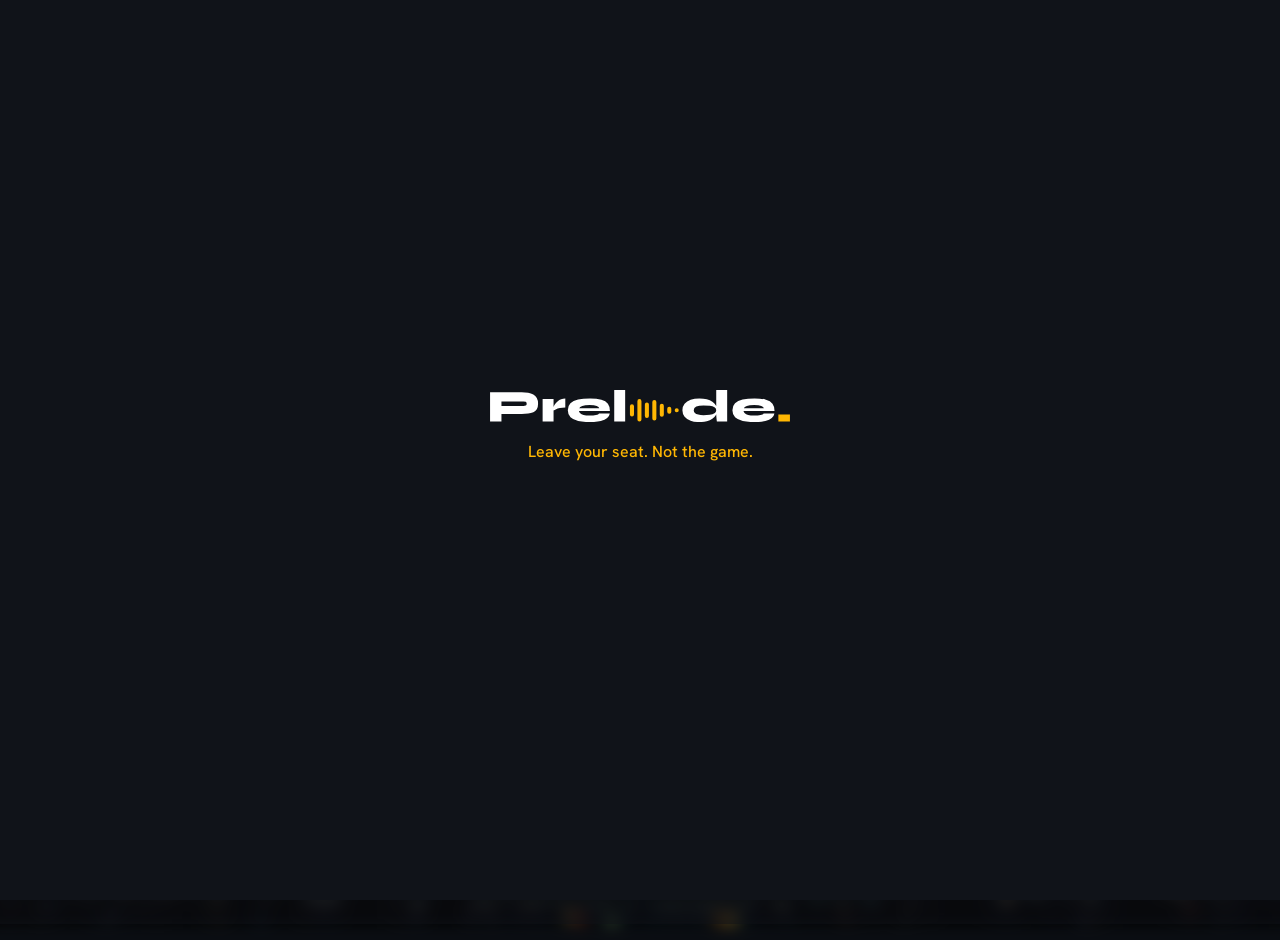
<file: app/web/index.html>
<!DOCTYPE html>
<html class="dark" lang="en">
<head>
<meta charset="utf-8"/>
<meta content="width=device-width, initial-scale=1.0, viewport-fit=cover" name="viewport"/>
<!-- The app background, set before any stylesheet is linked, so the
     first style the parser sees is the one that keeps a frame from
     being white. The same bytes are in the head of every screen. -->
<style>html,body{background-color:#101319;}</style>
<link href="assets/icon/favicon.svg?v=__V__" rel="icon" type="image/svg+xml"/>
<link href="assets/icon/favicon-32.png?v=__V__" rel="icon" sizes="32x32" type="image/png"/>
<link href="assets/icon/apple-touch-icon-180.png?v=__V__" rel="apple-touch-icon" sizes="180x180"/>
<link href="manifest.webmanifest?v=__V__" rel="manifest"/>
<meta content="#101319" name="theme-color"/>
<!-- Opened from a home screen, Prelude runs without Safari's chrome, and
     iOS shows a startup image while it starts. The status bar is
     translucent, so the page is the whole screen: an opaque bar gives the
     page the area below it and leaves iOS to fit the full-screen startup
     image into that smaller area, which draws the mark smaller than the
     screen behind it draws it and then moves it as the app takes over.
     With viewport-fit=cover on the viewport above, this page is the
     screen and the two drawings are one.

     The insets are this page's to apply. iOS reports them here and not to
     the screens, which are inside the iframe where env() is 0, so the
     shell pads the frame by them and nothing inside it sits under the
     clock or the home indicator. The manifest carries the same background
     colour, which is what Android shows in place of a startup image. -->
<meta content="yes" name="apple-mobile-web-app-capable"/>
<meta content="yes" name="mobile-web-app-capable"/>
<meta content="black-translucent" name="apple-mobile-web-app-status-bar-style"/>
<!-- The startup images, one per iPhone screen in portrait. iOS takes one
     only where the file is exactly that screen's own pixel size, which is
     why there are eleven and why each media query names the pixel ratio:
     two iPhones share 414 by 896 at two ratios. Drawn by
     scripts/brand/build_svg.py from the layout below, so the image a fan
     sees first and the screen that replaces it are one drawing;
     tests/test_the_mark.py holds these eleven lines to that script. -->
<link href="assets/launch/launch-750x1334.png?v=__V__" media="(device-width: 375px) and (device-height: 667px) and (-webkit-device-pixel-ratio: 2) and (orientation: portrait)" rel="apple-touch-startup-image"/>
<link href="assets/launch/launch-1125x2436.png?v=__V__" media="(device-width: 375px) and (device-height: 812px) and (-webkit-device-pixel-ratio: 3) and (orientation: portrait)" rel="apple-touch-startup-image"/>
<link href="assets/launch/launch-1170x2532.png?v=__V__" media="(device-width: 390px) and (device-height: 844px) and (-webkit-device-pixel-ratio: 3) and (orientation: portrait)" rel="apple-touch-startup-image"/>
<link href="assets/launch/launch-1179x2556.png?v=__V__" media="(device-width: 393px) and (device-height: 852px) and (-webkit-device-pixel-ratio: 3) and (orientation: portrait)" rel="apple-touch-startup-image"/>
<link href="assets/launch/launch-1206x2622.png?v=__V__" media="(device-width: 402px) and (device-height: 874px) and (-webkit-device-pixel-ratio: 3) and (orientation: portrait)" rel="apple-touch-startup-image"/>
<link href="assets/launch/launch-828x1792.png?v=__V__" media="(device-width: 414px) and (device-height: 896px) and (-webkit-device-pixel-ratio: 2) and (orientation: portrait)" rel="apple-touch-startup-image"/>
<link href="assets/launch/launch-1242x2688.png?v=__V__" media="(device-width: 414px) and (device-height: 896px) and (-webkit-device-pixel-ratio: 3) and (orientation: portrait)" rel="apple-touch-startup-image"/>
<link href="assets/launch/launch-1260x2736.png?v=__V__" media="(device-width: 420px) and (device-height: 912px) and (-webkit-device-pixel-ratio: 3) and (orientation: portrait)" rel="apple-touch-startup-image"/>
<link href="assets/launch/launch-1284x2778.png?v=__V__" media="(device-width: 428px) and (device-height: 926px) and (-webkit-device-pixel-ratio: 3) and (orientation: portrait)" rel="apple-touch-startup-image"/>
<link href="assets/launch/launch-1290x2796.png?v=__V__" media="(device-width: 430px) and (device-height: 932px) and (-webkit-device-pixel-ratio: 3) and (orientation: portrait)" rel="apple-touch-startup-image"/>
<link href="assets/launch/launch-1320x2868.png?v=__V__" media="(device-width: 440px) and (device-height: 956px) and (-webkit-device-pixel-ratio: 3) and (orientation: portrait)" rel="apple-touch-startup-image"/>
<link href="fonts.css?v=__V__" rel="stylesheet"/>
<title>Prelude</title>
<!--
  Entry point. Opens on the picker and holds every screen in one phone frame.

  The frame lives here rather than on each screen, so navigating does not
  rebuild it: the screens load into #screen and the bezel never reloads. Each
  screen is also a standalone page, and app/web/phone-frame.css draws its own
  frame when one is opened directly. Inside this shell the iframe is 390px
  wide, below that stylesheet's 501px breakpoint, so the two never both apply.
-->
<style>
  :root {
    color-scheme: dark;
    /* The safe areas, read once here. They are variables rather than env()
       at each use so there is one place they come from, and so a check can
       replace them with a screen's own numbers: Chromium reports 0 for all
       four, and a layout that moves out of the way of nothing is not a
       layout that has been checked. */
    --safe-top: env(safe-area-inset-top, 0px);
    --safe-right: env(safe-area-inset-right, 0px);
    --safe-bottom: env(safe-area-inset-bottom, 0px);
    --safe-left: env(safe-area-inset-left, 0px);
  }
  html, body {
    margin: 0;
    padding: 0;
    height: 100%;
    background-color: #101319;        /* surface */
    overflow: hidden;
  }
  /* The launch screen: the mark over the tagline, on the app background.
     It covers the frame rather than replacing it, so the picker loads behind
     it and is ready the moment this goes.

     The layout is `app/web/assets/brand/prelude_launch.svg`, read in CSS: the
     mark 300 px wide, 20 px of air, the tagline at 16 px, and the block 24 px
     above the middle of the screen. The mark is inlined below rather than
     fetched, so the first frame of a visit costs no request the list did not
     already cost. */
  #launch {
    position: fixed;
    inset: 0;
    z-index: 100;
    display: flex;
    flex-direction: column;
    align-items: center;
    justify-content: center;
    gap: 20px;
    padding: 0 24px;
    text-align: center;
    background-color: #101319;        /* surface */
    transition: opacity 300ms ease;   /* FADE_MS below; the two are one number */
  }
  /* The 24 px the brand file lifts the block by, so the pair sits above the
     middle of the screen rather than on it. */
  #launch > * { transform: translateY(-24px); }
  /* `hidden` alone loses to the display above, which is why this is here. */
  #launch[hidden] { display: none; }
  /* The one step of the fade. Pointer events go first, so the frame behind is
     reachable from the moment the fade starts. */
  #launch[data-going] { opacity: 0; pointer-events: none; }

  /* The mark is an image with its own colours: white letters, the seven bars
     and the full stop amber. It is drawn by scripts/brand/build_svg.py and
     copied in from app/web/assets/brand/prelude_mark.svg, which
     tests/test_the_mark.py holds this copy to. */
  #launch-mark {
    display: block;
    width: 300px;
    max-width: 100%;
    height: auto;
  }

  #launch-line {
    margin: 0;
    font-family: "Hanken Grotesk", system-ui, sans-serif;
    font-weight: 500;
    font-size: 16px;
    line-height: 20px;
    color: #ffb703;                   /* primary-container */
  }

  /* There is no prefers-reduced-motion rule here, and that is the decision
     rather than an omission: an opacity fade is not motion. Nothing on this
     screen or on the list behind it moves, scales, slides or spins, so a fan
     who asked for less motion is asking about something this crossfade does
     not do; what they would get instead is a hard cut from the mark to the
     list, which is the one thing here that reads as a jolt. The spec said no
     fade under reduce and that was wrong.
     Anything added here that does move belongs behind that query. */

  /* The insets, applied once, to the frame the screens load into. A screen
     is inside the iframe, where env() is 0, so this is the only page that
     can move them out from under the clock and the home indicator, and
     padding the frame does it for all seven at once. */
  #frame {
    width: 100%;
    height: 100%;
    box-sizing: border-box;
    padding: var(--safe-top) var(--safe-right) var(--safe-bottom) var(--safe-left);
  }
  /* The frame carries the app background and is invisible until the screen
     inside it says it has painted.

     A browser paints an empty frame white, and the launch screen covers it
     only until the fade starts, so without this the white is what the fade
     uncovers: a flash at the top of the screen, which is what Shawn saw on
     an iPhone XR on 2026-11-15. The colour is on the element as well as in
     the screen's own head, because the element is painted by this page and
     the head is painted by the screen's. */
  #screen {
    display: block;
    width: 100%;
    height: 100%;
    border: 0;
    background-color: #101319;        /* surface */
    opacity: 0;
    transition: opacity 300ms ease;   /* FADE_MS below; the two are one number */
  }
  #screen[data-shown] { opacity: 1; }

  /* Above the breakpoint, the same bezel phone-frame.css draws. */
  @media (min-width: 501px) {
    html { background-color: #0b0e13; }   /* surface-container-lowest */
    body {
      /* The base layer paints body #101319, and here body fills the viewport,
         which would cover the backdrop on html. The phone keeps its own
         colour; the page behind it does not need one. */
      background-color: transparent;
      display: flex;
      align-items: safe center;
      justify-content: center;
      min-height: 100vh;
      padding: 32px 0;
      box-sizing: border-box;
      overflow: auto;
    }
    /* The stadium behind the phone. The blur sits on a pseudo-element so the
       phone itself stays sharp, and the dim keeps it the brightest thing here. */
    html::before,
    html::after {
      content: "";
      position: fixed;
      inset: -24px;
      z-index: -1;
      pointer-events: none;
    }

    html::before {
      background-image: url("assets/stadium-bg.jpg?v=__V__");
      background-size: cover;
      background-position: center;
      filter: blur(8px);
    }

    html::after {
      background-color: rgba(16, 19, 25, 0.5);   /* #101319 at 50% */
    }

    #frame {
      box-sizing: content-box;
      /* No insets on a desktop, and the bezel is the frame's own box here. */
      padding: 0;
      flex: none;
      width: 390px;
      height: 844px;
      border: 16px solid #32353b;        /* surface-container-highest */
      border-radius: 48px;
      box-shadow: 0 24px 64px rgba(0, 0, 0, 0.55);
      overflow: hidden;
    }
  }
</style>
</head>
<body>
<!-- The launch screen. One image to a screen reader, announced as the mark
     and the tagline together: they are one thing seen, not two things read.
     It claims nothing about the match, the data or the fan.

     The mark is inline, so it is there in the first frame with no request of
     its own. It is the paths out of app/web/assets/brand/prelude_mark.svg and
     nothing else: no title and no label, because the name is on the div. -->
<div aria-label="Prelude. Leave your seat. Not the game." id="launch" role="img">
<svg aria-hidden="true" id="launch-mark" viewBox="0 0 6583.80 705.00" xmlns="http://www.w3.org/2000/svg"><g transform="translate(-68.00 690.00) scale(1.000000)"><path fill="#FFFFFF" d="M302 -165V-340H801Q831 -340 851.5 -349.5Q872 -359 872 -389.98Q872 -422 851.5 -431Q831 -440 801 -440H318V0H68V-640H762Q837.37 -640 902.68 -629.5Q968 -619 1017 -592Q1066 -565 1094 -516Q1122 -467 1122 -390Q1122 -313 1094 -268Q1066 -223 1017 -201Q968 -179 902.68 -172Q837.37 -165 762 -165ZM1222 -490H1462V0H1222ZM1720 -305Q1655 -305 1601 -293Q1547 -281 1509 -264.5Q1471 -248 1452 -232L1450 -280Q1453 -301 1466 -329.5Q1479 -358 1501 -388.5Q1523 -419 1555 -445.5Q1587 -472 1628.5 -488.5Q1670 -505 1720 -505ZM2461 -176H2697Q2688 -118 2639.5 -75Q2591 -32 2498.5 -8.5Q2406 15 2263 15Q2112 15 2002.5 -9Q1893 -33 1834 -90Q1775 -147 1775 -244Q1775 -340 1832.5 -397.5Q1890 -455 1999 -480Q2108 -505 2263 -505Q2415 -505 2512 -478Q2609 -451 2655 -390.5Q2701 -330 2699 -227H2019Q2024 -201 2047.5 -179Q2071 -157 2120.5 -143.5Q2170 -130 2253 -130Q2339 -130 2394.5 -142Q2450 -154 2461 -176ZM2253 -360Q2147 -360 2091.5 -337Q2036 -314 2026 -291H2466Q2459 -317 2410 -338.5Q2361 -360 2253 -360ZM2794 -690H3034V0H2794ZM4663.8 14Q4555.8 14 4471.8 -16.5Q4387.8 -47 4339.3 -105Q4290.8 -163 4290.8 -245Q4290.8 -331 4339.3 -389Q4387.8 -447 4471.8 -476Q4555.8 -505 4663.8 -505Q4753.8 -505 4825.8 -486.5Q4897.8 -468 4948.8 -433.5Q4999.8 -399 5026.8 -351Q5053.8 -303 5053.8 -245Q5053.8 -187 5026.8 -139.5Q4999.8 -92 4948.8 -57.5Q4897.8 -23 4825.8 -4.5Q4753.8 14 4663.8 14ZM4753.8 -138Q4829.8 -138 4893.3 -147.5Q4956.8 -157 4995.3 -180Q5033.8 -203 5033.8 -245Q5033.8 -288 4995.3 -311Q4956.8 -334 4893.3 -343Q4829.8 -352 4753.8 -352Q4651.8 -352 4595.8 -325.5Q4539.8 -299 4539.8 -245Q4539.8 -210 4564.8 -186Q4589.8 -162 4637.8 -150Q4685.8 -138 4753.8 -138ZM5033.8 -690H5273.8V0H5047.8Q5043.8 -23 5038.8 -74.5Q5033.8 -126 5033.8 -190ZM6074.8 -176H6310.8Q6301.8 -118 6253.3 -75Q6204.8 -32 6112.3 -8.5Q6019.8 15 5876.8 15Q5725.8 15 5616.3 -9Q5506.8 -33 5447.8 -90Q5388.8 -147 5388.8 -244Q5388.8 -340 5446.3 -397.5Q5503.8 -455 5612.8 -480Q5721.8 -505 5876.8 -505Q6028.8 -505 6125.8 -478Q6222.8 -451 6268.8 -390.5Q6314.8 -330 6312.8 -227H5632.8Q5637.8 -201 5661.3 -179Q5684.8 -157 5734.3 -143.5Q5783.8 -130 5866.8 -130Q5952.8 -130 6008.3 -142Q6063.8 -154 6074.8 -176ZM5866.8 -360Q5760.8 -360 5705.3 -337Q5649.8 -314 5639.8 -291H6079.8Q6072.8 -317 6023.8 -338.5Q5974.8 -360 5866.8 -360Z"/><path fill="#FFB703" d="M3139 -335.24A44.51 44.51 0 0 1 3228.02 -335.24V-154.76A44.51 44.51 0 0 1 3139 -154.76ZM3302.8 -445.49A44.51 44.51 0 0 1 3391.82 -445.49V-44.51A44.51 44.51 0 0 1 3302.8 -44.51ZM3466.59 -371.99A44.51 44.51 0 0 1 3555.61 -371.99V-118.01A44.51 44.51 0 0 1 3466.59 -118.01ZM3630.39 -425.89A44.51 44.51 0 0 1 3719.41 -425.89V-64.11A44.51 44.51 0 0 1 3630.39 -64.11ZM3794.18 -342.59A44.51 44.51 0 0 1 3883.2 -342.59V-147.41A44.51 44.51 0 0 1 3794.18 -147.41ZM3957.98 -278.89A44.51 44.51 0 0 1 4047 -278.89V-211.11A44.51 44.51 0 0 1 3957.98 -211.11ZM4121.78 -245A44.51 44.51 0 0 1 4210.8 -245V-245A44.51 44.51 0 0 1 4121.78 -245ZM6651.8 -151V0H6397.8V-151Z"/></g></svg>
<p id="launch-line">Leave your seat. Not the game.</p>
</div>
<div id="frame">
<iframe allow="camera" id="screen" src="prelude_01_picker.html?v=__V__" title="Prelude"></iframe>
</div>
<script>
  /* Taking the launch screen away.
   *
   * Every full load of this page paints it, a reload included. It used to
   * paint once per tab, decided in the head out of sessionStorage, which made
   * the mark something a fan saw once and then could not get back to. It
   * costs a fraction of a second and it is what the app is called, so the
   * only question left is how it goes, which is the rest of this.
   *
   * It stays until the screen behind it is ready, which on a normal visit is
   * the event list, and ready is two things. `data-matches-loaded` on that
   * document is the renderer saying matches.json was answered. It is not
   * `data-match-rendered`, which is the stronger claim that one match's copy
   * is on the screen; the list never makes it, because Prelude renders no
   * match until the fan has picked one. `data-painted` is the screen's own
   * and is about the drawing rather than the data: one frame has been
   * painted with the app background and its stylesheet applied. The frame is
   * same origin, so the shell can read both.
   *
   * Then the two cross. The mark fades out over FADE_MS while the list fades
   * in over the same FADE_MS, both opacity and nothing else, and the list is
   * revealed in the step that starts the fade rather than before it: a list
   * already up behind a fading mark is a fade and not a crossfade, and a
   * list revealed before it has painted is the white a browser paints an
   * empty frame.
   *
   * Three numbers bound it, settled on 2026-11-15.
   *
   * MIN_HOLD_MS is the hold: the mark is on screen for at least this long on
   * every full load, even where the list behind it was answered out of a
   * cache before the first frame. Without a hold the same screen is a flicker
   * on a fast load and a launch screen on a slow one, which reads as a fault
   * rather than as the app being called something.
   *
   * FADE_MS is the fade, and it is the number in the stylesheet above.
   *
   * CAP_MS is the last moment a fan can see it, whatever the list did: a
   * fetch that fails or never answers leaves a fan looking at the app rather
   * than at a wordmark, and the screen behind has its own inline copy for
   * exactly that case. So the fade starts CAP_MS - FADE_MS in, and the cap
   * bounds the screen rather than the start of the fade. The cap is later
   * than the hold, which is why the hold is always served first.
   *
   * The clock is performance.now(), which counts from the start of the
   * navigation rather than from whenever this script ran, so both bounds are
   * measured from the load the fan started.
   *
   * A request for less motion changes none of this. An opacity fade is not
   * motion: nothing here moves, and the alternative is a hard cut, which is
   * the one thing in this sequence that reads as a jolt.
   */
  (function () {
    var MIN_HOLD_MS = 1500;
    var FADE_MS = 300;
    var CAP_MS = 2500;
    var POLL_MS = 60;

    var launch = document.getElementById('launch');
    if (!launch) return;

    var screen = document.getElementById('screen');
    var started = Date.now();
    var going = false;
    var poll = null;
    var cap = null;
    var holding = null;

    function elapsed() {
      try {
        return performance.now();
      } catch (e) {
        return Date.now() - started;
      }
    }

    function gone() {
      launch.hidden = true;
    }

    // Take it away, and bring the list up as it goes: the two opacities
    // cross over FADE_MS. Every fan gets this, a request for less motion
    // included, because an opacity fade is not motion.
    function leave() {
      if (going) return;
      going = true;
      show();
      if (poll) window.clearInterval(poll);
      if (cap) window.clearTimeout(cap);
      if (holding) window.clearTimeout(holding);
      launch.setAttribute('data-going', '');
      window.setTimeout(gone, FADE_MS);
    }

    // The list is ready, or the cap has come up. Either way what is left of
    // the hold is waited out first.
    function go() {
      if (going) return;
      var left = MIN_HOLD_MS - elapsed();
      if (left <= 0) {
        leave();
        return;
      }
      if (holding) return;
      if (poll) {
        window.clearInterval(poll);
        poll = null;
      }
      // Rounded up, because setTimeout truncates a fractional delay: asking
      // for 1442.5 ms is asking for 1442, which is a hold 0.5 ms short of
      // what this says it is. CI caught the launch screen starting its fade
      // at 1,499.7 ms on the runner.
      holding = window.setTimeout(leave, Math.ceil(left));
    }

    // What the framed document says about itself. A predicate that throws is
    // a predicate that stops the poll, and the frame's document is null while
    // it is navigating, so this answers false rather than throwing.
    function says(attribute) {
      try {
        var doc = screen && screen.contentDocument;
        return !!doc && !!doc.documentElement &&
               doc.documentElement.hasAttribute(attribute);
      } catch (e) {
        return false;
      }
    }

    // Reveal the frame. It is invisible until this runs, and this runs in the
    // same step that starts the fade, so the list comes up as the mark goes.
    function show() {
      if (screen && !screen.hasAttribute('data-shown')) {
        screen.setAttribute('data-shown', '');
      }
    }

    // Two things, and the screen waits for both. `data-matches-loaded` is the
    // renderer saying matches.json was answered; `data-painted` is the
    // screen's own, one frame drawn with the app background and its
    // stylesheet applied. The second is what keeps the list from being
    // revealed white: a browser paints an empty frame that colour.
    function ready() {
      return says('data-matches-loaded') && says('data-painted');
    }

    if (ready()) {
      go();
    } else {
      poll = window.setInterval(function () { if (ready()) go(); }, POLL_MS);
    }
    // The cap ends the screen whatever the frame said, and reveals it with
    // it: an unpainted frame is still the app background, which is the colour
    // behind it either way, and a fan past the cap is better off looking at
    // the app than at a wordmark. Nothing in the suite reaches that case: a
    // screen paints whether or not matches.json ever answers.
    cap = window.setTimeout(go, Math.max(0, CAP_MS - FADE_MS - elapsed()));
  })();
</script>
<script>
  /* A ticket code is a link to here: /?ticket=<match>:<section>:<row>:<seat>.
   *
   * A phone's own camera app offers to open a URL and nothing else, so the
   * codes point at the site and the seat rides in the query string. The shell
   * hands it to the ticket screen, which is the one that knows matches.json and
   * so is the one that can say whether the seat is a ticket we hold.
   */
  (function () {
    var code = /[?&]ticket=([^&#]+)/.exec(window.location.search);
    if (!code) return;
    var parts = /^(\d+):([^:]+):([^:]+):([^:]+)$/.exec(decodeURIComponent(code[1]));
    if (!parts) return;   // not a ticket shape; the list opens as usual
    var screen = document.getElementById('screen');
    screen.src = 'prelude_06_ticket.html?v=__V__&match=' + parts[1] +
                 '&ticket=' + encodeURIComponent(parts[2] + ':' + parts[3] + ':' + parts[4]);
  })();
</script>
</body>
</html>
</file>
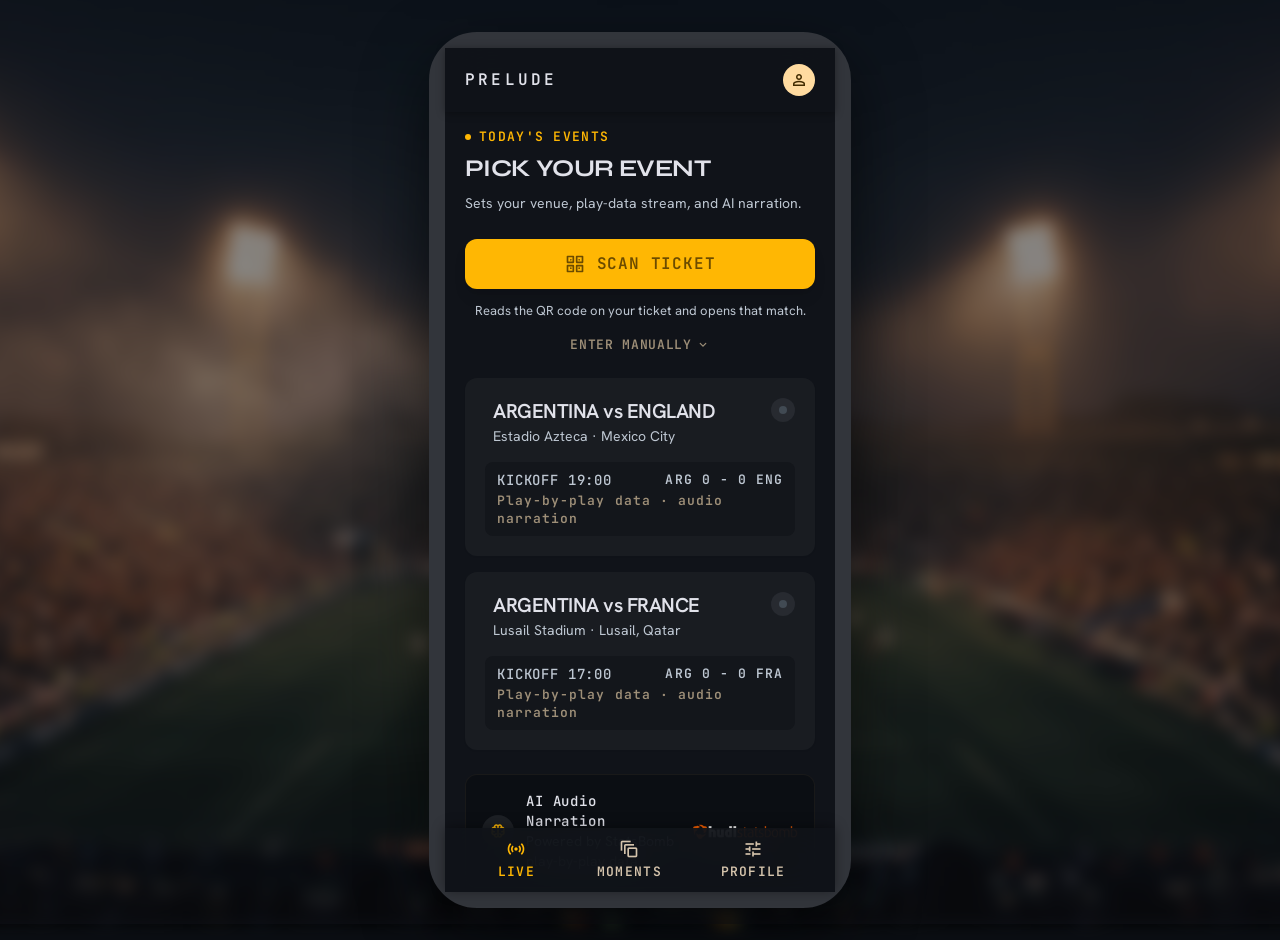
<file: app/web/prelude_01_picker.html>
<!DOCTYPE html><html class="dark" lang="en" style=""><head><meta charset="utf-8"><meta content="width=device-width, initial-scale=1.0, viewport-fit=cover" name="viewport"><style>html,body{background-color:#101319;}</style><script>/* Painted: one frame has been drawn with the background above and this screen's own stylesheet applied. The shell keeps its iframe invisible until this is set, because a browser paints an empty frame white. */document.addEventListener("DOMContentLoaded",function(){requestAnimationFrame(function(){requestAnimationFrame(function(){document.documentElement.setAttribute("data-painted","1");});});});</script><link href="assets/icon/favicon.svg?v=__V__" rel="icon" type="image/svg+xml"/><link href="assets/icon/favicon-32.png?v=__V__" rel="icon" sizes="32x32" type="image/png"/><link href="assets/icon/apple-touch-icon-180.png?v=__V__" rel="apple-touch-icon" sizes="180x180"/><link href="manifest.webmanifest?v=__V__" rel="manifest"/><meta content="#101319" name="theme-color"/><link href="fonts.css?v=__V__" rel="stylesheet"/><style>@layer base{html,body{width:100vw;margin:0;padding:0;background-color:#101319;}body{overscroll-behavior:none;-webkit-font-smoothing:antialiased;}.pb-safe{padding-bottom:env(safe-area-inset-bottom,0px);}.pt-safe{padding-top:env(safe-area-inset-top,0px);}main>:first-child{margin-top:0!important;}main>:last-child{margin-bottom:0!important;}}::-webkit-scrollbar{display:none;}@keyframes pulse-amber{0%,100%{opacity:1;transform:scale(1);}50%{opacity:0.35;transform:scale(0.85);}}.pulse-live{animation:pulse-amber 2s cubic-bezier(0.4,0,0.6,1) infinite;}</style><link href="tailwind.css?v=__V__" rel="stylesheet"/><script id="tailwind-config" type="text/tailwind-config">tailwind.config = { darkMode: "class", theme: { extend: { colors: { "surface-variant": "#32353b", "surface-container-lowest": "#0b0e13", "surface-container-highest": "#32353b", "primary-fixed": "#ffdea9", "on-primary-fixed": "#271900", "secondary-fixed-dim": "#bec7d2", "inverse-surface": "#e1e2ea", "on-error": "#690005", "primary-fixed-dim": "#ffba27", "secondary-container": "#414a53", "background": "#101319", "tertiary": "#abeaff", "error-container": "#93000a", "surface": "#101319", "surface-container": "#1d2025", "on-tertiary-fixed-variant": "#004e5e", "outline-variant": "#514532", "secondary": "#bec7d2", "surface-bright": "#36393f", "tertiary-fixed-dim": "#2dd8ff", "primary": "#ffdba0", "surface-container-low": "#191c21", "on-tertiary-container": "#00596b", "on-error-container": "#ffdad6", "on-secondary-fixed": "#141c24", "on-surface": "#e1e2ea", "on-secondary-container": "#b0b9c4", "on-primary": "#422c00", "on-surface-variant": "#d5c4ac", "inverse-primary": "#7d5800", "outline": "#9e8f78", "surface-tint": "#ffba27", "on-secondary-fixed-variant": "#3f4850", "error": "#ffb4ab", "surface-dim": "#101319", "on-primary-fixed-variant": "#5e4100", "on-secondary": "#29313a", "on-background": "#e1e2ea", "on-tertiary": "#003642", "on-primary-container": "#6b4b00", "primary-container": "#ffb703", "secondary-fixed": "#dae3ee", "tertiary-container": "#00d6ff", "inverse-on-surface": "#2d3036", "surface-container-high": "#272a30", "tertiary-fixed": "#b2ebff", "on-tertiary-fixed": "#001f27" }, borderRadius: { "DEFAULT": "0.25rem", "lg": "0.5rem", "xl": "0.75rem", "full": "9999px" }, spacing: { "space-xl": "2rem", "card-padding-lg": "1.75rem", "space-sm": "0.75rem", "space-3xl": "4rem", "space-2xs": "0.25rem", "space-2xl": "3rem", "screen-edge-tablet": "2rem", "touch-target-min": "2.75rem", "card-padding-sm": "1rem", "card-padding-md": "1.25rem", "screen-edge-mobile": "1.25rem", "space-xs": "0.5rem", "space-md": "1rem", "space-lg": "1.5rem" }, fontFamily: { "label-sm": ["JetBrains Mono"], "headline-lg-mobile": ["Syne"], "label-lg": ["JetBrains Mono"], "body-lg": ["Hanken Grotesk"], "headline-sm": ["Hanken Grotesk"], "display-sm": ["Syne"], "body-md": ["Hanken Grotesk"], "display-lg": ["Syne"], "label-md": ["JetBrains Mono"], "headline-lg": ["Syne"] }, fontSize: { "label-sm": ["13px", { lineHeight: "18px", letterSpacing: "0.08em", fontWeight: "600" }], "headline-lg-mobile": ["24px", { lineHeight: "30px", letterSpacing: "-0.01em", fontWeight: "600" }], "label-lg": ["16px", { lineHeight: "22px", letterSpacing: "0.04em", fontWeight: "500" }], "body-lg": ["16px", { lineHeight: "24px", letterSpacing: "0", fontWeight: "400" }], "headline-sm": ["20px", { lineHeight: "26px", letterSpacing: "-0.01em", fontWeight: "600" }], "display-sm": ["36px", { lineHeight: "40px", letterSpacing: "-0.02em", fontWeight: "700" }], "body-md": ["14px", { lineHeight: "20px", letterSpacing: "0", fontWeight: "400" }], "display-lg": ["48px", { lineHeight: "52px", letterSpacing: "-0.03em", fontWeight: "700" }], "label-md": ["14px", { lineHeight: "20px", letterSpacing: "0.06em", fontWeight: "500" }], "headline-lg": ["28px", { lineHeight: "34px", letterSpacing: "-0.015em", fontWeight: "600" }] } } } }</script><style>
    body {
      min-height: max(884px, 100dvh);
    }
  </style>
<link href="phone-frame.css?v=__V__" rel="stylesheet"/>
<script src="match-content.js?v=__V__"></script>
<script src="manual-entry.js?v=__V__"></script>
</head><body class="bg-surface text-on-surface flex flex-col min-h-screen"><header class="fixed top-0 w-full z-50 pt-safe bg-surface/85 backdrop-blur-xl shadow-[0_1px_8px_rgba(0,0,0,0.35)]"><div class="h-16 px-screen-edge-mobile flex items-center justify-between"><div class="flex items-center gap-space-sm"><a aria-label="Prelude home" class="font-label-lg text-label-lg tracking-[0.2em] font-semibold text-on-surface uppercase select-none hover:text-primary-container transition-colors" href="prelude_01_picker.html?v=__V__">PRELUDE</a></div><div class="flex items-center gap-space-sm"><div class="inline-flex items-center gap-space-xs px-space-sm py-1.5 rounded-full bg-surface-container-high/80 backdrop-blur-md shadow-[0_1px_4px_rgba(0,0,0,0.2)]" data-field="chip_pill" style="display:none"><span class="w-1.5 h-1.5 rounded-full bg-primary-container pulse-live"></span><span class="font-label-sm text-label-sm text-on-surface font-semibold tracking-wider uppercase" data-field="chip"></span></div><a aria-label="Profile" class="w-8 h-8 rounded-full bg-primary flex items-center justify-center" href="prelude_07_profile.html?v=__V__"><span aria-hidden="true" class="material-symbols-outlined text-on-primary text-[18px]">person</span></a></div></div></header><main class="flex flex-col relative w-full pt-16 pb-24 bg-surface min-h-screen"><div class="flex flex-col w-full px-screen-edge-mobile pb-space-2xl">
<!-- Eyebrow & Title Section -->
<div class="flex flex-col mt-space-md mb-space-lg"><div class="flex items-center gap-space-xs mb-space-xs"><span class="w-1.5 h-1.5 rounded-full bg-primary-container pulse-live"></span><span class="font-label-sm text-label-sm uppercase tracking-widest text-primary-container">TODAY'S EVENTS</span></div><h1 class="font-headline-lg-mobile text-headline-lg-mobile text-on-surface tracking-tight font-bold">PICK YOUR EVENT</h1><p class="font-body-md text-body-md text-secondary mt-space-xs leading-relaxed">Sets your venue, play-data stream, and AI narration.</p></div>
<!-- Ticket entry: scan, or type a seat -->
<div class="flex flex-col gap-space-sm mb-space-lg"><button id="scan-ticket-btn" class="w-full py-3.5 px-space-md rounded-xl bg-primary-container text-on-primary-container font-label-lg text-label-lg font-bold tracking-wider uppercase flex items-center justify-center gap-space-sm shadow-lg active:scale-[0.99] transition-transform" type="button"><svg class="w-5 h-5 flex-shrink-0" fill="none" stroke="currentColor" stroke-linecap="round" stroke-linejoin="round" stroke-width="2" viewBox="0 0 24 24"><rect height="7" width="7" x="3" y="3"></rect><rect height="7" width="7" x="14" y="3"></rect><rect height="7" width="7" x="14" y="14"></rect><rect height="7" width="7" x="3" y="14"></rect><path d="M7 7h.01"></path><path d="M17 7h.01"></path><path d="M7 17h.01"></path><path d="M17 17h.01"></path></svg><span class="">SCAN TICKET</span></button><p class="font-body-md text-[13px] text-secondary text-center">Reads the QR code on your ticket and opens that match.</p><details class="group mt-space-2xs"><summary class="cursor-pointer list-none flex items-center justify-center gap-1 text-center font-label-sm text-label-sm text-outline hover:text-on-surface uppercase tracking-wider transition-colors"><span class="">Enter manually</span><span aria-hidden="true" class="material-symbols-outlined text-[14px] transition-transform group-open:rotate-180">expand_more</span></summary><div class="flex flex-col gap-2 mt-2 p-card-padding-sm bg-surface-container-low rounded-lg border border-outline-variant/20" id="manual-entry-mount"></div></details></div>
<!-- Event List Section -->
<div aria-label="Today's events" class="flex flex-col gap-space-md" role="radiogroup">
<!-- CARD 1: both cards start unselected; selectEvent() styles the one the fan picks -->
<div class="event-card relative flex flex-col p-card-padding-md rounded-xl bg-surface-container-low shadow-sm cursor-pointer hover:bg-surface-container transition-all duration-300" aria-checked="false" data-match="3750191" id="card-arg-eng" onclick="selectEvent('card-arg-eng')" role="radio">
<!-- Accent bar, amber only while this card is the selected one -->
<div class="absolute inset-y-3 left-0 w-1 bg-transparent rounded-r transition-colors"></div>
<div class="flex items-start justify-between gap-space-sm pl-2">
<div class="flex flex-col">
<h2 class="font-headline-sm text-headline-sm text-on-surface font-semibold tracking-tight">ARGENTINA vs ENGLAND</h2>
<span class="font-body-md text-body-md text-secondary mt-0.5">Estadio Azteca · Mexico City</span>
</div>
<!-- Custom Tactile Amber Radio -->
<div class="radio-indicator flex items-center justify-center w-6 h-6 rounded-full bg-surface-container-high text-on-surface-variant flex-shrink-0"><span class="w-2 h-2 rounded-full bg-secondary-container"></span></div>
</div>
<!-- Match Play Data Strip -->
<div class="mt-space-md bg-surface-container-lowest/40 px-space-sm py-2 rounded-lg pl-3">
<div class="flex items-center justify-between font-label-md text-label-md"><span class="text-secondary font-medium">KICKOFF 19:00</span><span class="font-label-sm text-label-sm text-secondary">ARG 0 - 0 ENG</span></div>
<p class="font-label-sm text-label-sm text-outline mt-0.5">Play-by-play data · audio narration</p>
</div>
</div>
<!-- CARD 2: second venue, the same unselected style -->
<div class="event-card relative flex flex-col p-card-padding-md rounded-xl bg-surface-container-low shadow-sm cursor-pointer hover:bg-surface-container transition-all duration-300" aria-checked="false" data-match="3869685" id="card-arg-fra" onclick="selectEvent('card-arg-fra')" role="radio">
<div class="absolute inset-y-3 left-0 w-1 bg-transparent rounded-r transition-colors"></div>
<div class="flex items-start justify-between gap-space-sm pl-2">
<div class="flex flex-col">
<h2 class="font-headline-sm text-headline-sm text-on-surface font-semibold tracking-tight">ARGENTINA vs FRANCE</h2>
<span class="font-body-md text-body-md text-secondary mt-0.5">Lusail Stadium · Lusail, Qatar</span>
</div>
<div class="radio-indicator flex items-center justify-center w-6 h-6 rounded-full bg-surface-container-high text-on-surface-variant flex-shrink-0"><span class="w-2 h-2 rounded-full bg-secondary-container"></span></div>
</div>
<div class="mt-space-md bg-surface-container-lowest/40 px-space-sm py-2 rounded-lg pl-3">
<div class="flex items-center justify-between font-label-md text-label-md"><span class="text-secondary font-medium">KICKOFF 17:00</span><span class="font-label-sm text-label-sm text-secondary">ARG 0 - 0 FRA</span></div>
<p class="font-label-sm text-label-sm text-outline mt-0.5">Play-by-play data · audio narration</p>
</div>
</div>
<!-- CARD 3: Upcoming -->

</div>
<!-- Where the play data comes from -->
<div class="mt-space-lg p-card-padding-sm rounded-xl bg-surface-container-lowest flex items-center gap-space-sm border border-outline-variant/20"><div class="w-8 h-8 rounded-full bg-surface-container flex items-center justify-center flex-shrink-0"><span aria-hidden="true" class="material-symbols-outlined text-primary-container text-[18px]">neurology</span></div><div class="flex flex-col min-w-0"><span class="font-label-md text-label-md text-on-surface">AI Audio Narration</span><span class="font-body-md text-body-md text-secondary">Powered by StatsBomb play-by-play data</span></div><img alt="Hudl StatsBomb" class="h-4 w-auto ml-auto shrink-0" src="assets/hudl-statsbomb-logo-reversed.png?v=__V__"/></div>
<!-- Primary Action Container -->
<div class="mt-space-xl flex flex-col gap-space-xs"><button class="w-full h-touch-target-min rounded-full bg-primary-container text-on-primary-container font-label-lg text-label-lg font-bold tracking-wider uppercase flex items-center justify-center gap-space-xs shadow-lg active:scale-[0.99] transition-transform disabled:opacity-40 disabled:cursor-not-allowed" disabled id="confirm-btn" onclick="confirmEvent()"><span aria-hidden="true" class="material-symbols-outlined text-[20px]">sensors</span><span class="" id="btn-text">CONFIRM EVENT</span></button><p class="font-body-md text-[13px] text-outline text-center mt-space-2xs">Sets your venue, play-data stream, and AI narration.</p></div>
</div>
<script>
  // Null until the fan picks a card or arrives on a match they already chose.
  // Prelude does not choose an event for them, so nothing on this screen is
  // selected and Confirm event has nothing to act on until one of those two
  // things happens.
  let selectedMatch = Prelude.chosenMatch;

  // A scanned ticket already names the event, so the scanner skips the list and
  // goes straight to Live for whichever match the code turns out to name. The
  // card selected here does not travel with it: the ticket decides the match.
  document.getElementById('scan-ticket-btn')?.addEventListener('click', () => {
    window.location.href = Prelude.url('prelude_05_scan.html', selectedMatch);
  });

  // The selected and unselected styles, written once. The markup ships both
  // cards in the unselected form, so this is the only place a card is given
  // the amber ring, the amber bar and the check.
  const SELECTED = {
    card: 'event-card relative flex flex-col p-card-padding-md rounded-xl bg-surface-container-high ring-1 ring-primary-container/40 shadow-xl cursor-pointer transition-all duration-300',
    bar: 'absolute inset-y-3 left-0 w-1 bg-primary-container rounded-r',
    indicator: 'radio-indicator flex items-center justify-center w-6 h-6 rounded-full bg-primary-container text-on-primary-container shadow-sm flex-shrink-0',
    mark: '<span aria-hidden="true" class="material-symbols-outlined text-[16px] font-bold">check</span>'
  };
  const UNSELECTED = {
    card: 'event-card relative flex flex-col p-card-padding-md rounded-xl bg-surface-container-low shadow-sm cursor-pointer hover:bg-surface-container transition-all duration-300',
    bar: 'absolute inset-y-3 left-0 w-1 bg-transparent rounded-r transition-colors',
    indicator: 'radio-indicator flex items-center justify-center w-6 h-6 rounded-full bg-surface-container-high text-on-surface-variant flex-shrink-0',
    mark: '<span class="w-2 h-2 rounded-full bg-secondary-container"></span>'
  };

  const confirmBtn = document.getElementById('confirm-btn');

  function cardElements() {
    return Array.prototype.slice.call(document.querySelectorAll('.event-card'));
  }

  function selectEvent(cardId) {
    const picked = document.getElementById(cardId);
    if (picked && picked.dataset.match) selectedMatch = Number(picked.dataset.match);

    cardElements().forEach(el => {
      const style = el.id === cardId ? SELECTED : UNSELECTED;
      const indicator = el.querySelector('.radio-indicator');
      const accentBar = el.firstElementChild;
      el.className = style.card;
      el.setAttribute('aria-checked', el.id === cardId ? 'true' : 'false');
      accentBar.className = style.bar;
      indicator.className = style.indicator;
      indicator.innerHTML = style.mark;
    });

    confirmBtn.disabled = selectedMatch === null;
  }

  // A fan who already chose this match and came back to correct a seat is on
  // their own choice, not on one made for them, so that card is selected. Any
  // other arrival starts with neither card selected and Confirm event off.
  (function selectTheChoiceInTheUrl() {
    cardElements().forEach(el => el.setAttribute('aria-checked', 'false'));
    const card = selectedMatch === null ? null :
      document.querySelector('.event-card[data-match="' + selectedMatch + '"]');
    // A match id this list does not carry is not a choice, whatever the URL
    // says, so it is dropped rather than confirmed on the fan's behalf.
    if (!card) selectedMatch = null;
    confirmBtn.disabled = selectedMatch === null;
    if (card) selectEvent(card.id);
  }());

  // One manual entry, shared with the scanner; see manual-entry.js.
  Prelude.mountManualEntry(document.getElementById('manual-entry-mount'), {
    onPrefill: () => {
      const details = document.querySelector('details');
      if (details) details.open = true;
    }
  });

  // Confirming opens the match. There was a 1.5 second sequence here first,
  // saying first that it was synchronizing the play data and then that it had
  // connected to a feed at the venue. Nothing was being synchronized and
  // there is no such feed, so the button said two untrue things and then did
  // the one true thing. It now does only that.
  function confirmEvent() {
    // Nothing to confirm until a card is picked. The button is disabled then,
    // so this only catches a call that reached here another way.
    if (selectedMatch === null) return;

    Prelude.resetMoment(selectedMatch);
    window.location.href = Prelude.url('prelude_02_live_seated.html', selectedMatch);
  }
</script></main><nav class="fixed bottom-0 w-full z-50 pb-safe bg-surface/90 backdrop-blur-xl shadow-[0_-1px_12px_rgba(0,0,0,0.4)]" data-active-classes="text-primary-container"><div class="flex justify-around items-center h-16 px-screen-edge-mobile"><a aria-current="page" class="flex flex-col items-center justify-center min-w-[44px] min-h-[44px] gap-1 transition-colors text-primary-container" data-path="live" href="prelude_02_live_seated.html?v=__V__"><span aria-hidden="true" class="material-symbols-outlined text-[20px]">sensors</span><span class="font-label-sm text-label-sm tracking-widest uppercase">LIVE</span></a><a class="flex flex-col items-center justify-center min-w-[44px] min-h-[44px] gap-1 text-on-surface-variant hover:text-on-surface transition-colors" data-path="moments" href="prelude_04_moments.html?v=__V__"><span aria-hidden="true" class="material-symbols-outlined text-[20px]">auto_awesome_motion</span><span class="font-label-sm text-label-sm tracking-widest uppercase">MOMENTS</span></a><a class="flex flex-col items-center justify-center min-w-[44px] min-h-[44px] gap-1 text-on-surface-variant hover:text-on-surface transition-colors" data-path="profile" href="prelude_07_profile.html?v=__V__"><span aria-hidden="true" class="material-symbols-outlined text-[20px]">tune</span><span class="font-label-sm text-label-sm tracking-widest uppercase">PROFILE</span></a></div></nav>

</body></html>
</file>
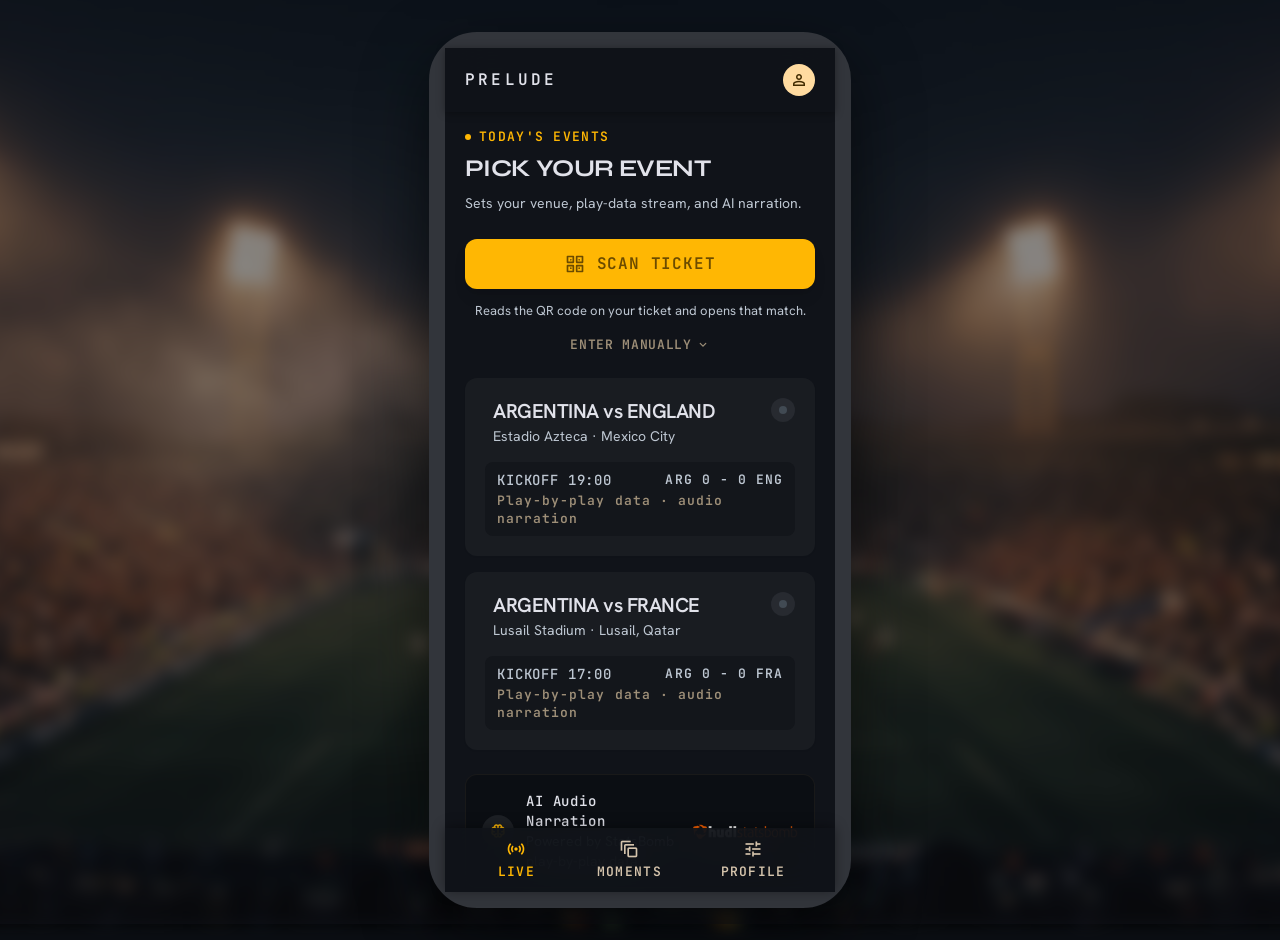
<file: app/web/prelude_02_live_seated.html>
<!DOCTYPE html><html class="dark" lang="en" style=""><head><meta charset="utf-8"><meta content="width=device-width, initial-scale=1.0, viewport-fit=cover" name="viewport"><style>html,body{background-color:#101319;}</style><script>/* Painted: one frame has been drawn with the background above and this screen's own stylesheet applied. The shell keeps its iframe invisible until this is set, because a browser paints an empty frame white. */document.addEventListener("DOMContentLoaded",function(){requestAnimationFrame(function(){requestAnimationFrame(function(){document.documentElement.setAttribute("data-painted","1");});});});</script><link href="assets/icon/favicon.svg?v=__V__" rel="icon" type="image/svg+xml"/><link href="assets/icon/favicon-32.png?v=__V__" rel="icon" sizes="32x32" type="image/png"/><link href="assets/icon/apple-touch-icon-180.png?v=__V__" rel="apple-touch-icon" sizes="180x180"/><link href="manifest.webmanifest?v=__V__" rel="manifest"/><meta content="#101319" name="theme-color"/><link href="fonts.css?v=__V__" rel="stylesheet"/><style>@layer base{html,body{width:100vw;margin:0;padding:0;background-color:#101319;}body{overscroll-behavior:none;-webkit-font-smoothing:antialiased;}.pb-safe{padding-bottom:env(safe-area-inset-bottom,0px);}.pt-safe{padding-top:env(safe-area-inset-top,0px);}main>:first-child{margin-top:0!important;}main>:last-child{margin-bottom:0!important;}}::-webkit-scrollbar{display:none;}@keyframes pulse-amber{0%,100%{opacity:1;transform:scale(1);}50%{opacity:0.35;transform:scale(0.85);}}.pulse-live{animation:pulse-amber 2s cubic-bezier(0.4,0,0.6,1) infinite;}</style><link href="tailwind.css?v=__V__" rel="stylesheet"/><script id="tailwind-config" type="text/tailwind-config">tailwind.config = { darkMode: "class", theme: { extend: { colors: { "surface-variant": "#32353b", "surface-container-lowest": "#0b0e13", "surface-container-highest": "#32353b", "primary-fixed": "#ffdea9", "on-primary-fixed": "#271900", "secondary-fixed-dim": "#bec7d2", "inverse-surface": "#e1e2ea", "on-error": "#690005", "primary-fixed-dim": "#ffba27", "secondary-container": "#414a53", "background": "#101319", "tertiary": "#abeaff", "error-container": "#93000a", "surface": "#101319", "surface-container": "#1d2025", "on-tertiary-fixed-variant": "#004e5e", "outline-variant": "#514532", "secondary": "#bec7d2", "surface-bright": "#36393f", "tertiary-fixed-dim": "#2dd8ff", "primary": "#ffdba0", "surface-container-low": "#191c21", "on-tertiary-container": "#00596b", "on-error-container": "#ffdad6", "on-secondary-fixed": "#141c24", "on-surface": "#e1e2ea", "on-secondary-container": "#b0b9c4", "on-primary": "#422c00", "on-surface-variant": "#d5c4ac", "inverse-primary": "#7d5800", "outline": "#9e8f78", "surface-tint": "#ffba27", "on-secondary-fixed-variant": "#3f4850", "error": "#ffb4ab", "surface-dim": "#101319", "on-primary-fixed-variant": "#5e4100", "on-secondary": "#29313a", "on-background": "#e1e2ea", "on-tertiary": "#003642", "on-primary-container": "#6b4b00", "primary-container": "#ffb703", "secondary-fixed": "#dae3ee", "tertiary-container": "#00d6ff", "inverse-on-surface": "#2d3036", "surface-container-high": "#272a30", "tertiary-fixed": "#b2ebff", "on-tertiary-fixed": "#001f27" }, borderRadius: { "DEFAULT": "0.25rem", "lg": "0.5rem", "xl": "0.75rem", "full": "9999px" }, spacing: { "space-xl": "2rem", "card-padding-lg": "1.75rem", "space-sm": "0.75rem", "space-3xl": "4rem", "space-2xs": "0.25rem", "space-2xl": "3rem", "screen-edge-tablet": "2rem", "touch-target-min": "2.75rem", "card-padding-sm": "1rem", "card-padding-md": "1.25rem", "screen-edge-mobile": "1.25rem", "space-xs": "0.5rem", "space-md": "1rem", "space-lg": "1.5rem" }, fontFamily: { "label-sm": ["JetBrains Mono"], "headline-lg-mobile": ["Syne"], "label-lg": ["JetBrains Mono"], "body-lg": ["Hanken Grotesk"], "headline-sm": ["Hanken Grotesk"], "display-sm": ["Syne"], "body-md": ["Hanken Grotesk"], "display-lg": ["Syne"], "label-md": ["JetBrains Mono"], "headline-lg": ["Syne"] }, fontSize: { "label-sm": ["13px", { lineHeight: "18px", letterSpacing: "0.08em", fontWeight: "600" }], "headline-lg-mobile": ["24px", { lineHeight: "30px", letterSpacing: "-0.01em", fontWeight: "600" }], "label-lg": ["16px", { lineHeight: "22px", letterSpacing: "0.04em", fontWeight: "500" }], "body-lg": ["16px", { lineHeight: "24px", letterSpacing: "0", fontWeight: "400" }], "headline-sm": ["20px", { lineHeight: "26px", letterSpacing: "-0.01em", fontWeight: "600" }], "display-sm": ["36px", { lineHeight: "40px", letterSpacing: "-0.02em", fontWeight: "700" }], "body-md": ["14px", { lineHeight: "20px", letterSpacing: "0", fontWeight: "400" }], "display-lg": ["48px", { lineHeight: "52px", letterSpacing: "-0.03em", fontWeight: "700" }], "label-md": ["14px", { lineHeight: "20px", letterSpacing: "0.06em", fontWeight: "500" }], "headline-lg": ["28px", { lineHeight: "34px", letterSpacing: "-0.015em", fontWeight: "600" }] } } } }</script><link href="phone-frame.css?v=__V__" rel="stylesheet"/>
<script src="match-content.js?v=__V__"></script><script src="listener-card.js?v=__V__"></script>
</head><body class="bg-surface text-on-surface flex flex-col min-h-screen"><header class="fixed top-0 w-full z-50 pt-safe bg-surface/85 backdrop-blur-xl shadow-[0_1px_8px_rgba(0,0,0,0.35)]"><div class="h-16 px-screen-edge-mobile flex items-center justify-between"><div class="flex items-center gap-space-sm"><a aria-label="Prelude home" class="font-label-lg text-label-lg tracking-[0.2em] font-semibold text-on-surface uppercase select-none hover:text-primary-container transition-colors" href="prelude_01_picker.html?v=__V__">PRELUDE</a></div><div class="flex items-center gap-space-sm"><div class="inline-flex items-center gap-space-xs px-space-sm py-1.5 rounded-full bg-surface-container-high/80 backdrop-blur-md shadow-[0_1px_4px_rgba(0,0,0,0.2)]"><span class="w-1.5 h-1.5 rounded-full bg-primary-container pulse-live"></span><span class="font-label-sm text-label-sm text-on-surface font-semibold tracking-wider uppercase" data-field="chip">ARG vs ENG · LIVE</span></div><a aria-label="Profile" class="w-8 h-8 rounded-full bg-primary flex items-center justify-center" href="prelude_07_profile.html?v=__V__"><span aria-hidden="true" class="material-symbols-outlined text-on-primary text-[18px]">person</span></a></div></div></header><main class="flex flex-col relative w-full pt-16 pb-24 bg-surface min-h-screen"><div class="flex flex-col w-full px-screen-edge-mobile space-y-space-md">
<!-- Play data eyebrow. There was a second pill here asserting that the fan
     was at the venue and that a satellite fix said so. No code in this repo
     reads a position: CLAUDE.md names GPS presence as one of the three
     inputs and nothing uses it, so the pill claimed a sensor the app does
     not have. The row keeps justify-end, so the pill that is left stays
     where it was. -->
<div class="flex items-center justify-end pt-space-xs">
<div class="flex items-center gap-1.5 px-2.5 py-1 rounded-full bg-surface-container-low">
<span class="w-1.5 h-1.5 rounded-full bg-primary-container"></span>
<span class="font-label-sm text-label-sm uppercase tracking-widest text-on-surface-variant">PLAY-BY-PLAY DATA</span>
</div>
</div>
<!-- Back to the list of today's events -->
<div class="flex justify-end -mt-space-xs">
<a class="font-label-sm text-label-sm uppercase tracking-wider text-secondary hover:text-primary-container transition-colors" data-field="change_event" href="prelude_01_picker.html?v=__V__">Change event</a>
</div>
<!-- Matchup Card -->
<div class="flex flex-col bg-surface-container rounded-xl p-card-padding-md shadow-lg space-y-space-md relative overflow-hidden">
<!-- Ambient glowing subtle gradient -->
<div class="absolute -right-16 -top-16 w-44 h-44 bg-primary-container/10 rounded-full blur-3xl pointer-events-none"></div>
<!-- Match Header & Venue info -->
<div class="flex items-start justify-between">
<div class="flex flex-col">
<span class="font-headline-lg-mobile text-headline-lg-mobile font-bold tracking-tight text-on-surface" data-field="teams_upper">ARGENTINA <span class="text-on-surface-variant font-normal">vs</span> ENGLAND</span>
<div class="flex items-center gap-1 text-on-surface-variant mt-0.5">
<span aria-hidden="true" class="material-symbols-outlined text-[14px]">stadium</span>
<span class="font-label-md text-label-md text-on-surface-variant" data-field="venue">Estadio Azteca</span>
</div>
<div class="flex items-center gap-1.5 text-on-surface-variant mt-1">
<span aria-hidden="true" class="material-symbols-outlined text-[13px] text-primary-container">confirmation_number</span>
<span class="font-label-sm text-label-sm text-on-surface-variant tracking-wider uppercase" data-field="ticket">Sec 108 · Row 14 · Seat 8</span>
</div>
</div>
<div class="px-2.5 py-1 rounded bg-surface-container-highest">
<span class="font-label-md text-label-md text-primary-container font-semibold whitespace-nowrap" data-field="state_badge">2H · 52'</span>
</div>
</div>
<!-- Live Telemetry Scoreboard -->
<div class="grid grid-cols-2 gap-space-xs bg-surface-container-lowest rounded-lg p-space-sm">
<div class="flex flex-col items-center justify-center p-space-xs rounded bg-surface-container-low"><span class="font-label-sm text-label-sm text-on-surface-variant uppercase" data-field="home_name">Argentina</span>
<span class="font-display-sm text-display-sm font-bold text-on-surface" data-field="home_goals">1</span>
<span class="font-label-sm text-label-sm text-primary-container"></span></div>
<div class="flex flex-col items-center justify-center p-space-xs rounded bg-surface-container-low"><span class="font-label-sm text-label-sm text-on-surface-variant uppercase" data-field="away_name">England</span>
<span class="font-display-sm text-display-sm font-bold text-secondary" data-field="away_goals">0</span>
<span class="font-label-sm text-label-sm text-on-surface-variant"></span></div>
</div>
<!-- Momentum Line Graphic -->
<div class="flex flex-col space-y-1">
<div class="flex justify-between items-center text-on-surface-variant font-label-sm text-label-sm"><span class="" data-field="half_line">SECOND HALF · 52'</span><span></span></div>
<div class="w-full h-1.5 bg-surface-container-lowest rounded-full overflow-hidden flex">
<div class="h-full bg-primary-container w-[50%] rounded-full transition-all duration-700"></div>
<div class="h-full bg-secondary-container w-[50%]"></div>
</div>
</div>
<!-- Editorial reassurance line -->
<div class="pt-space-2xs">
<p class="font-body-md text-body-md text-on-surface-variant leading-relaxed">
        <span data-field="caption">You're in your seat. We'll catch the buildup if you step away.</span>
      </p>
</div>
</div>
<!-- Primary Seated Action Container -->
<div class="flex flex-col items-center justify-center py-space-md space-y-space-sm bg-surface-container-low rounded-xl px-space-md shadow-md text-center">
<!-- Live Ready Beacon: the label follows the session clock -->
<div class="inline-flex items-center gap-2 px-3 py-1 rounded-full bg-surface-container">
<span class="w-2 h-2 rounded-full bg-primary-container pulse-live"></span>
<span class="font-label-sm text-label-sm uppercase tracking-wider text-on-surface" data-field="live_prompt">READY FOR BUILDUP</span>
</div>
<!-- Hero Step-away Trigger Button -->
<button class="w-full py-4 px-6 rounded-full bg-primary-container text-on-primary font-label-lg text-label-lg font-bold tracking-wider uppercase flex items-center justify-center gap-space-xs transition-transform active:scale-95 shadow-lg shadow-primary-container/20 cursor-pointer select-none" id="headingOutBtn">
<span aria-hidden="true" class="material-symbols-outlined text-[20px] font-bold" style="font-variation-settings: 'FILL' 1;">directions_walk</span>
<span class="" data-field="live_action">HEADING OUT</span>
<span aria-hidden="true" class="material-symbols-outlined text-[18px]">arrow_forward</span>
</button>
<!-- Helper micro-copy -->
<p class="font-body-md text-body-md text-on-surface-variant max-w-xs leading-normal">
      <span data-field="live_help">Tap as you leave your seat. Prelude keeps track while you’re away.</span>
    </p>
</div>
<!-- Telemetry & Trigger Monitoring Info Section -->
<div class="bg-surface-container rounded-xl p-card-padding-md space-y-space-sm">
<div class="flex items-center justify-between pb-space-2xs">
<span class="font-label-sm text-label-sm uppercase tracking-wider text-on-surface-variant">STANDBY PIPELINE</span>
</div>
<!-- Feature Status Rows -->
<div class="space-y-2">
<div class="flex items-center justify-between p-2.5 rounded-lg bg-surface-container-high">
<div class="flex items-center gap-2.5">
<span aria-hidden="true" class="material-symbols-outlined text-primary-container text-[18px]">touch_app</span>
<span class="font-body-md text-body-md text-on-surface">Manual step-away trigger</span>
</div>
<span class="font-label-sm text-label-sm text-primary-container uppercase px-2 py-0.5 rounded bg-surface-container-lowest">ACTIVE</span>
</div>
<div class="flex items-center justify-between p-2.5 rounded-lg bg-surface-container-high">
<div class="flex items-center gap-2.5">
<span aria-hidden="true" class="material-symbols-outlined text-secondary text-[18px]">record_voice_over</span>
<span class="font-body-md text-body-md text-on-surface">AI audio narration</span>
</div>
<span class="font-label-sm text-label-sm text-secondary uppercase px-2 py-0.5 rounded bg-surface-container-lowest">STANDBY</span>
</div>
</div>
</div>
</div>
<script>
  (function() {
    const btn = document.getElementById('headingOutBtn');
    if (!btn) return;

    btn.addEventListener('click', () => {
      // Once the session clock has passed the moment, this button is simply the
      // way back into it; there is nothing left to step away from.
      if (window.Prelude && Prelude.momentSeen()) {
        window.location.href = Prelude.url('prelude_03_moment_card.html');
        return;
      }

      // Stepping away is what produces a buildup, so it moves the clock on.
      if (window.Prelude) Prelude.markMomentSeen();
      btn.classList.remove('bg-primary-container', 'text-on-primary');
      btn.classList.add('bg-surface-bright', 'text-primary-container');
      btn.innerHTML = `
        <span aria-hidden="true" class="material-symbols-outlined text-[20px]">timer</span>
        <span>STEPPED AWAY &middot; TAP TO RETURN</span>
      `;
      setTimeout(() => {
        window.location.href = Prelude.url('prelude_03_moment_card.html');
      }, 900);
    });
  })();
</script></main><nav class="fixed bottom-0 w-full z-50 pb-safe bg-surface/90 backdrop-blur-xl shadow-[0_-1px_12px_rgba(0,0,0,0.4)]" data-active-classes="text-primary-container"><div class="flex justify-around items-center h-16 px-screen-edge-mobile"><a aria-current="page" class="flex flex-col items-center justify-center min-w-[44px] min-h-[44px] gap-1 transition-colors text-primary-container" data-path="live" href="prelude_02_live_seated.html?v=__V__"><span aria-hidden="true" class="material-symbols-outlined text-[20px]">sensors</span><span class="font-label-sm text-label-sm tracking-widest uppercase">LIVE</span></a><a class="flex flex-col items-center justify-center min-w-[44px] min-h-[44px] gap-1 text-on-surface-variant hover:text-on-surface transition-colors" data-path="moments" href="prelude_04_moments.html?v=__V__"><span aria-hidden="true" class="material-symbols-outlined text-[20px]">auto_awesome_motion</span><span class="font-label-sm text-label-sm tracking-widest uppercase">MOMENTS</span></a><a class="flex flex-col items-center justify-center min-w-[44px] min-h-[44px] gap-1 text-on-surface-variant hover:text-on-surface transition-colors" data-path="profile" href="prelude_07_profile.html?v=__V__"><span aria-hidden="true" class="material-symbols-outlined text-[20px]">tune</span><span class="font-label-sm text-label-sm tracking-widest uppercase">PROFILE</span></a></div></nav>

</body></html>
</file>
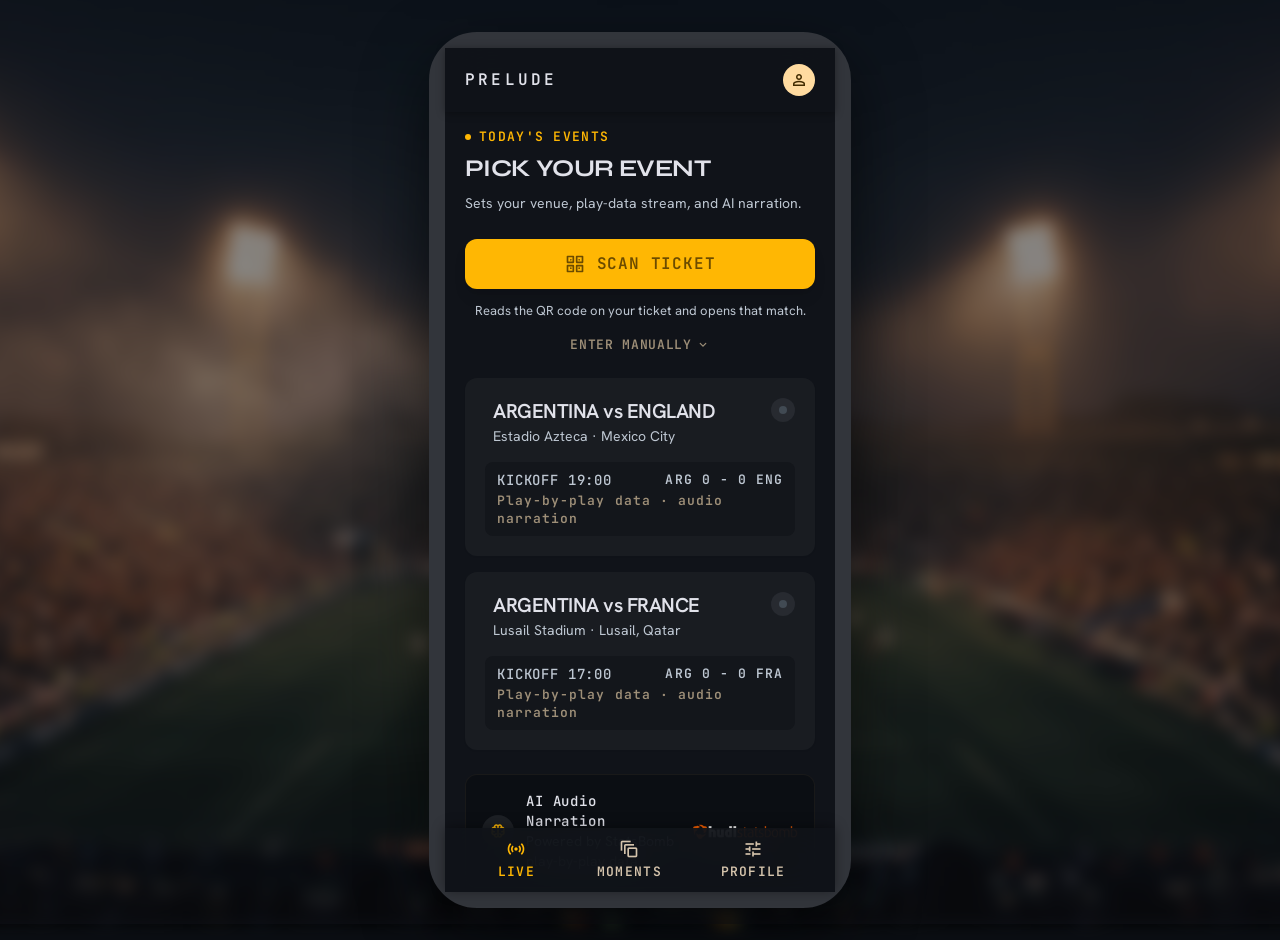
<file: app/web/prelude_03_moment_card.html>
<!DOCTYPE html><html class="dark" lang="en" style=""><head><meta charset="utf-8"><meta content="width=device-width, initial-scale=1.0, viewport-fit=cover" name="viewport"><style>html,body{background-color:#101319;}</style><script>/* Painted: one frame has been drawn with the background above and this screen's own stylesheet applied. The shell keeps its iframe invisible until this is set, because a browser paints an empty frame white. */document.addEventListener("DOMContentLoaded",function(){requestAnimationFrame(function(){requestAnimationFrame(function(){document.documentElement.setAttribute("data-painted","1");});});});</script><link href="assets/icon/favicon.svg?v=__V__" rel="icon" type="image/svg+xml"/><link href="assets/icon/favicon-32.png?v=__V__" rel="icon" sizes="32x32" type="image/png"/><link href="assets/icon/apple-touch-icon-180.png?v=__V__" rel="apple-touch-icon" sizes="180x180"/><link href="manifest.webmanifest?v=__V__" rel="manifest"/><meta content="#101319" name="theme-color"/><link href="fonts.css?v=__V__" rel="stylesheet"/><style>@layer base{html,body{width:100vw;margin:0;padding:0;background-color:#101319;}body{overscroll-behavior:none;-webkit-font-smoothing:antialiased;}.pb-safe{padding-bottom:env(safe-area-inset-bottom,0px);}.pt-safe{padding-top:env(safe-area-inset-top,0px);}main>:first-child{margin-top:0!important;}main>:last-child{margin-bottom:0!important;}}::-webkit-scrollbar{display:none;}@keyframes pulse-amber{0%,100%{opacity:1;transform:scale(1);}50%{opacity:0.35;transform:scale(0.85);}}.pulse-live{animation:pulse-amber 2s cubic-bezier(0.4,0,0.6,1) infinite;}</style><link href="tailwind.css?v=__V__" rel="stylesheet"/><script id="tailwind-config" type="text/tailwind-config">tailwind.config = { darkMode: "class", theme: { extend: { colors: { "surface-variant": "#32353b", "surface-container-lowest": "#0b0e13", "surface-container-highest": "#32353b", "primary-fixed": "#ffdea9", "on-primary-fixed": "#271900", "secondary-fixed-dim": "#bec7d2", "inverse-surface": "#e1e2ea", "on-error": "#690005", "primary-fixed-dim": "#ffba27", "secondary-container": "#414a53", "background": "#101319", "tertiary": "#abeaff", "error-container": "#93000a", "surface": "#101319", "surface-container": "#1d2025", "on-tertiary-fixed-variant": "#004e5e", "outline-variant": "#514532", "secondary": "#bec7d2", "surface-bright": "#36393f", "tertiary-fixed-dim": "#2dd8ff", "primary": "#ffdba0", "surface-container-low": "#191c21", "on-tertiary-container": "#00596b", "on-error-container": "#ffdad6", "on-secondary-fixed": "#141c24", "on-surface": "#e1e2ea", "on-secondary-container": "#b0b9c4", "on-primary": "#422c00", "on-surface-variant": "#d5c4ac", "inverse-primary": "#7d5800", "outline": "#9e8f78", "surface-tint": "#ffba27", "on-secondary-fixed-variant": "#3f4850", "error": "#ffb4ab", "surface-dim": "#101319", "on-primary-fixed-variant": "#5e4100", "on-secondary": "#29313a", "on-background": "#e1e2ea", "on-tertiary": "#003642", "on-primary-container": "#6b4b00", "primary-container": "#ffb703", "secondary-fixed": "#dae3ee", "tertiary-container": "#00d6ff", "inverse-on-surface": "#2d3036", "surface-container-high": "#272a30", "tertiary-fixed": "#b2ebff", "on-tertiary-fixed": "#001f27" }, borderRadius: { "DEFAULT": "0.25rem", "lg": "0.5rem", "xl": "0.75rem", "full": "9999px" }, spacing: { "space-xl": "2rem", "card-padding-lg": "1.75rem", "space-sm": "0.75rem", "space-3xl": "4rem", "space-2xs": "0.25rem", "space-2xl": "3rem", "screen-edge-tablet": "2rem", "touch-target-min": "2.75rem", "card-padding-sm": "1rem", "card-padding-md": "1.25rem", "screen-edge-mobile": "1.25rem", "space-xs": "0.5rem", "space-md": "1rem", "space-lg": "1.5rem" }, fontFamily: { "label-sm": ["JetBrains Mono"], "headline-lg-mobile": ["Syne"], "label-lg": ["JetBrains Mono"], "body-lg": ["Hanken Grotesk"], "headline-sm": ["Hanken Grotesk"], "display-sm": ["Syne"], "body-md": ["Hanken Grotesk"], "display-lg": ["Syne"], "label-md": ["JetBrains Mono"], "headline-lg": ["Syne"] }, fontSize: { "label-sm": ["13px", { lineHeight: "18px", letterSpacing: "0.08em", fontWeight: "600" }], "headline-lg-mobile": ["24px", { lineHeight: "30px", letterSpacing: "-0.01em", fontWeight: "600" }], "label-lg": ["16px", { lineHeight: "22px", letterSpacing: "0.04em", fontWeight: "500" }], "body-lg": ["16px", { lineHeight: "24px", letterSpacing: "0", fontWeight: "400" }], "headline-sm": ["20px", { lineHeight: "26px", letterSpacing: "-0.01em", fontWeight: "600" }], "display-sm": ["36px", { lineHeight: "40px", letterSpacing: "-0.02em", fontWeight: "700" }], "body-md": ["14px", { lineHeight: "20px", letterSpacing: "0", fontWeight: "400" }], "display-lg": ["48px", { lineHeight: "52px", letterSpacing: "-0.03em", fontWeight: "700" }], "label-md": ["14px", { lineHeight: "20px", letterSpacing: "0.06em", fontWeight: "500" }], "headline-lg": ["28px", { lineHeight: "34px", letterSpacing: "-0.015em", fontWeight: "600" }] } } } }</script><style>
    body {
      min-height: max(884px, 100dvh);
    }
  </style>
<link href="phone-frame.css?v=__V__" rel="stylesheet"/>
<script src="match-content.js?v=__V__"></script>
<script src="narration-player.js?v=__V__"></script>
</head><body class="bg-surface text-on-surface flex flex-col min-h-screen"><header class="fixed top-0 w-full z-50 pt-safe bg-surface/85 backdrop-blur-xl shadow-[0_1px_8px_rgba(0,0,0,0.35)]"><div class="h-16 px-screen-edge-mobile flex items-center justify-between"><div class="flex items-center gap-space-sm"><a aria-label="Prelude home" class="font-label-lg text-label-lg tracking-[0.2em] font-semibold text-on-surface uppercase select-none hover:text-primary-container transition-colors" href="prelude_01_picker.html?v=__V__">PRELUDE</a></div><div class="flex items-center gap-space-sm"><div class="inline-flex items-center gap-space-xs px-space-sm py-1.5 rounded-full bg-surface-container-high/80 backdrop-blur-md shadow-[0_1px_4px_rgba(0,0,0,0.2)]"><span class="w-1.5 h-1.5 rounded-full bg-primary-container pulse-live"></span><span class="font-label-sm text-label-sm text-on-surface font-semibold tracking-wider uppercase" data-field="chip">ARG vs ENG · LIVE</span></div><a aria-label="Profile" class="w-8 h-8 rounded-full bg-primary flex items-center justify-center" href="prelude_07_profile.html?v=__V__"><span aria-hidden="true" class="material-symbols-outlined text-on-primary text-[18px]">person</span></a></div></div></header><main class="flex flex-col relative w-full pt-16 pb-24 bg-surface min-h-screen"><div class="flex flex-col w-full px-screen-edge-mobile py-space-sm gap-space-md">
<!-- Back to Flow Bar & Live State Telemetry -->
<div class="flex items-center justify-between">
<button class="flex items-center gap-space-2xs text-on-surface-variant hover:text-on-surface transition-colors py-1" onclick="window.location.href=Prelude.url('prelude_02_live_seated.html')" type="button">
<span aria-hidden="true" class="material-symbols-outlined text-[18px]">arrow_back</span>
<span class="font-label-sm text-label-sm tracking-widest uppercase">MATCH STREAM</span>
</button>
<div class="flex items-center gap-space-2xs bg-surface-container-high px-space-xs py-1 rounded-full">
<span class="w-1.5 h-1.5 rounded-full bg-primary-container pulse-live"></span>
<span class="font-label-sm text-label-sm text-primary font-semibold tracking-widest uppercase">BUILDUP READY</span>
</div>
</div>
<!-- Primary Moment Card Deck: Audio-First & Editorial -->
<div class="relative w-full rounded-xl bg-surface-container overflow-hidden shadow-xl p-card-padding-md flex flex-col gap-space-md border border-surface-container-highest/30">
<!-- Atmospheric Warm Glow Accent -->
<div class="absolute -top-16 -right-16 w-52 h-52 rounded-full bg-primary/10 blur-3xl pointer-events-none"></div>
<!-- Eyebrow & Context -->
<div class="flex flex-col gap-space-2xs relative z-10">
<div class="flex items-center gap-space-xs"><span class="font-label-sm text-label-sm tracking-[0.22em] text-primary-container font-semibold uppercase">THE BUILDUP</span></div>
<h1 class="font-headline-lg-mobile text-headline-lg-mobile text-on-surface tracking-tight mt-1" data-field="hero_header">
        Argentina extend the lead. Argentina 2, England 0. Here's how it happened.
      </h1>
<p class="font-label-lg text-label-lg text-on-surface-variant mt-0.5" data-field="hero_caption">2H · 55' · Maradona's solo run from his own half, past four England players</p>
</div>
<!-- The Frozen Narration, the Label It Earned, and the Count Behind It -->
<!-- All three ship hidden, and the block keeps 19.5rem of space: the
     tallest of the six frozen narrations plus the label plus the count
     measures 312 px at 390 px wide (the six measure 260, 286 and 312), so
     nothing below moves when they appear. match-content.js
     shows the three together, and only once the frozen text for this match
     and this listener's slot is in the paragraph. A narration the card has
     not loaded is not a narration it can label.

     The count is the number of claims the grounding check pulled out of
     these exact words and traced to a record, written into
     app/web/narrations.json by scripts/freeze_narrations.py as
     slots.<key>.check.claims_checked. It is read from that file and never
     typed here: a number typed beside the label would be a claim about the
     check that the check did not make. -->
<div class="relative z-10 flex flex-col gap-space-xs" data-field="hero_narration_block" style="min-height:19.5rem">
<p class="font-body-lg text-body-lg text-on-surface leading-relaxed" data-field="hero_narration" style="display:none"></p>
<div class="flex items-center gap-space-xs px-space-xs py-space-2xs rounded-lg bg-surface-container-lowest self-start" data-field="hero_label" style="display:none"><span aria-hidden="true" class="material-symbols-outlined text-[16px] text-primary-container shrink-0" style="font-variation-settings: &quot;FILL&quot; 1;">verified</span><span class="font-label-sm text-label-sm text-secondary">Verified from play data</span></div>
<p class="font-label-sm text-label-sm text-outline" data-field="hero_claims" style="display:none"></p>
</div>
<!-- Audio Narration Player Surface -->
<div class="relative z-10 w-full rounded-xl bg-surface-container-high p-card-padding-md flex flex-col gap-space-md shadow-md border border-surface-container-highest/40">
<div class="flex items-center gap-space-md">
<!-- Prominent Amber Circular Play Button -->
<button aria-label="Play buildup narration" class="w-14 h-14 rounded-full bg-primary-container text-on-primary flex items-center justify-center shadow-lg shadow-primary-container/20 hover:scale-105 active:scale-95 transition-all shrink-0 disabled:opacity-40 disabled:cursor-not-allowed disabled:hover:scale-100" disabled id="playBtn" type="button">
<span aria-hidden="true" class="material-symbols-outlined text-[28px]" id="playIcon" style="font-variation-settings: 'FILL' 1;">play_arrow</span>
</button>
<!-- Waveform & Scrubber Centerpiece -->
<div class="flex flex-col flex-1 min-w-0 gap-2">
<div class="flex items-center justify-between">
<div class="flex items-center gap-1.5">
<span class="w-1.5 h-1.5 rounded-full bg-primary-container"></span>
<span class="font-label-sm text-label-sm text-on-surface font-medium uppercase tracking-wider">AI AUDIO NARRATION</span>
</div>
<span class="font-label-md text-label-md text-primary-container font-semibold tracking-wider font-label-sm" id="timerReadout"></span>
</div>
<!-- Dynamic Audio Waveform Track -->
<div class="relative w-full h-10 flex items-center cursor-pointer select-none bg-surface-container-lowest/60 rounded-lg px-2.5" id="scrubTrack" style="touch-action: none;" role="slider" tabindex="0" aria-label="Narration position in seconds" aria-valuemin="0" aria-valuemax="0" aria-valuenow="0">
<div class="w-full h-full flex items-center justify-between gap-[2.5px]">
<!-- Waveform Bars: Played (Amber) -->
<div class="w-[3px] h-3.5 bg-primary-container rounded-full"></div>
<div class="w-[3px] h-5 bg-primary-container rounded-full"></div>
<div class="w-[3px] h-7 bg-primary-container rounded-full"></div>
<div class="w-[3px] h-8 bg-primary-container rounded-full"></div>
<div class="w-[3px] h-5 bg-primary-container rounded-full"></div>
<div class="w-[3px] h-3.5 bg-primary-container rounded-full"></div>
<div class="w-[3px] h-6 bg-primary-container rounded-full"></div>
<div class="w-[3px] h-9 bg-primary-container rounded-full"></div>
<div class="w-[3px] h-7 bg-primary-container rounded-full"></div>
<div class="w-[3px] h-5 bg-primary-container rounded-full"></div>
<div class="w-[3px] h-8 bg-primary-container rounded-full"></div>
<div class="w-[3px] h-9 bg-primary-container rounded-full"></div>
<div class="w-[3px] h-6 bg-primary-container rounded-full"></div>
<div class="w-[3px] h-8 bg-primary-container rounded-full"></div>
<div class="w-[3px] h-9 bg-primary-container rounded-full"></div>
<div class="w-[3px] h-7 bg-primary-container rounded-full"></div>
<div class="w-[3px] h-6 bg-primary-container rounded-full"></div>
<div class="w-[3px] h-8 bg-primary-container rounded-full"></div>
<!-- Unplayed Segment -->
<div class="w-[3px] h-5 bg-secondary-container/70 rounded-full"></div>
<div class="w-[3px] h-7 bg-secondary-container/70 rounded-full"></div>
<div class="w-[3px] h-4 bg-secondary-container/70 rounded-full"></div>
<div class="w-[3px] h-6 bg-secondary-container/70 rounded-full"></div>
<div class="w-[3px] h-3 bg-secondary-container/70 rounded-full"></div>
<div class="w-[3px] h-2 bg-secondary-container/70 rounded-full"></div>
</div>
<!-- Positioned Crisp Playhead -->
<div class="absolute left-[78%] -translate-x-1/2 w-1.5 h-7 bg-primary rounded-full shadow-[0_0_8px_rgba(255,219,160,0.8)] pointer-events-none"></div>
</div>
</div>
</div>
</div>
<!-- A broadcast quote block stood here, from the mockup: a commentary line
     in guillemets, under the narration and the label. It was not read from
     the data and the 2022 one was wrong about the play, saying a pass went
     "back to Mac Allister" when the feed records it going 36 yards forward.
     The narration above says what happened and carries the label that says
     it was checked. -->
</div>
<!-- Secondary Actions Deck -->
<div class="grid grid-cols-2 gap-space-xs w-full">
<!-- Replay Audio. The icon span holds a ligature, not a word: "replay_10"
     was part of this button's accessible name, so a reader heard the name of
     the glyph before the label. It is hidden from a reader, which leaves the
     name the label a fan reads. -->
<button class="flex flex-col items-center justify-center h-16 rounded-xl bg-surface-container hover:bg-surface-container-high transition-colors active:scale-98 border border-surface-container-highest/20" id="replayAction" type="button">
<span aria-hidden="true" class="material-symbols-outlined text-on-surface text-[20px]">replay_10</span>
<span class="font-label-sm text-label-sm text-on-surface-variant uppercase tracking-widest mt-1">REPLAY 10S</span>
</button>
<!-- Share. This button offered a clip and shared none: there is no clip in
     this repo and no code that cuts one. What it sends is the link to this
     card and one line of text, and that is what it says. The old label is a
     banned string in scripts/scan_copy.py, which is why it is not written
     out here. -->
<button class="flex flex-col items-center justify-center h-16 rounded-xl bg-surface-container hover:bg-surface-container-high transition-colors active:scale-98 border border-surface-container-highest/20" id="shareAction" type="button" data-share-text="Maradona's solo goal as it happened.">
<span aria-hidden="true" class="material-symbols-outlined text-on-surface text-[20px]" id="shareIcon">ios_share</span>
<span class="font-label-sm text-label-sm text-on-surface-variant uppercase tracking-widest mt-1" id="shareLabel">SHARE</span>
</button>
<!-- There was a third button in this deck offering to sync the audio with
     the live match. It changed its own label for 1.8 seconds and changed
     nothing else: the recordings are frozen files and there is no live
     audio to sync them to. The deck is two buttons now. -->
</div>
</div>
<script>
  /* The share button sends a link and a line of text, which is what this app
   * has to send. There is no clip.
   *
   * With a share sheet, the sheet is handed the title, the line for the match
   * on screen and this card's own URL, and the sheet does the rest.
   *
   * Without one, the link goes to the clipboard and the button says "LINK
   * COPIED" only once the write has resolved. It used to say "COPIED" for
   * 1.5 seconds on every click of that branch, whether anything had been
   * copied or not: `navigator.clipboard` is undefined outside a secure
   * context, and `writeText` can be refused. A confirmation that is not about
   * anything that happened is a line a fan can read and cannot trust, so a
   * refusal shows nothing instead.
   */
  (function initMomentCardInteraction() {
    const shareAction = document.getElementById('shareAction');
    const shareIcon = document.getElementById('shareIcon');
    const shareLabel = document.getElementById('shareLabel');

    //: How long the confirmation stands before the button is a share button
    //: again.
    const COPIED_MS = 1500;
    let reverting = null;

    function confirmCopied() {
      shareIcon.textContent = 'done';
      shareLabel.textContent = 'LINK COPIED';
      if (reverting) window.clearTimeout(reverting);
      reverting = window.setTimeout(() => {
        shareIcon.textContent = 'ios_share';
        shareLabel.textContent = 'SHARE';
        reverting = null;
      }, COPIED_MS);
    }

    shareAction?.addEventListener('click', () => {
      const link = window.location.href;
      if (navigator.share) {
        navigator.share({
          title: 'Listen on Prelude.',
          text: shareAction.dataset.shareText || '',
          url: link
        }).catch(() => {});
        return;
      }
      try {
        navigator.clipboard.writeText(link).then(confirmCopied, () => {});
      } catch (nothingToCopyWith) {
        /* no clipboard, so nothing says there was one */
      }
    });
  })();
</script></main><nav class="fixed bottom-0 w-full z-50 pb-safe bg-surface/90 backdrop-blur-xl shadow-[0_-1px_12px_rgba(0,0,0,0.4)]" data-active-classes="text-primary-container"><div class="flex justify-around items-center h-16 px-screen-edge-mobile"><a aria-current="page" class="flex flex-col items-center justify-center min-w-[44px] min-h-[44px] gap-1 transition-colors text-primary-container font-label-sm" data-path="live" href="prelude_02_live_seated.html?v=__V__"><div class="relative flex items-center justify-center"><span aria-hidden="true" class="material-symbols-outlined text-[20px]">sensors</span><span class="absolute -top-0.5 -right-1 w-1.5 h-1.5 rounded-full bg-primary-container"></span></div><span class="text-label-sm tracking-widest uppercase">LIVE</span></a><a class="flex flex-col items-center justify-center min-w-[44px] min-h-[44px] gap-1 text-on-surface-variant hover:text-on-surface transition-colors font-label-sm" data-path="moments" href="prelude_04_moments.html?v=__V__"><span aria-hidden="true" class="material-symbols-outlined text-[20px]">auto_awesome_motion</span><span class="text-label-sm tracking-widest uppercase">MOMENTS</span></a><a class="flex flex-col items-center justify-center min-w-[44px] min-h-[44px] gap-1 text-on-surface-variant hover:text-on-surface transition-colors font-label-sm" data-path="profile" href="prelude_07_profile.html?v=__V__"><span aria-hidden="true" class="material-symbols-outlined text-[20px]">tune</span><span class="text-label-sm tracking-widest uppercase">PROFILE</span></a></div></nav>

</body></html>
</file>
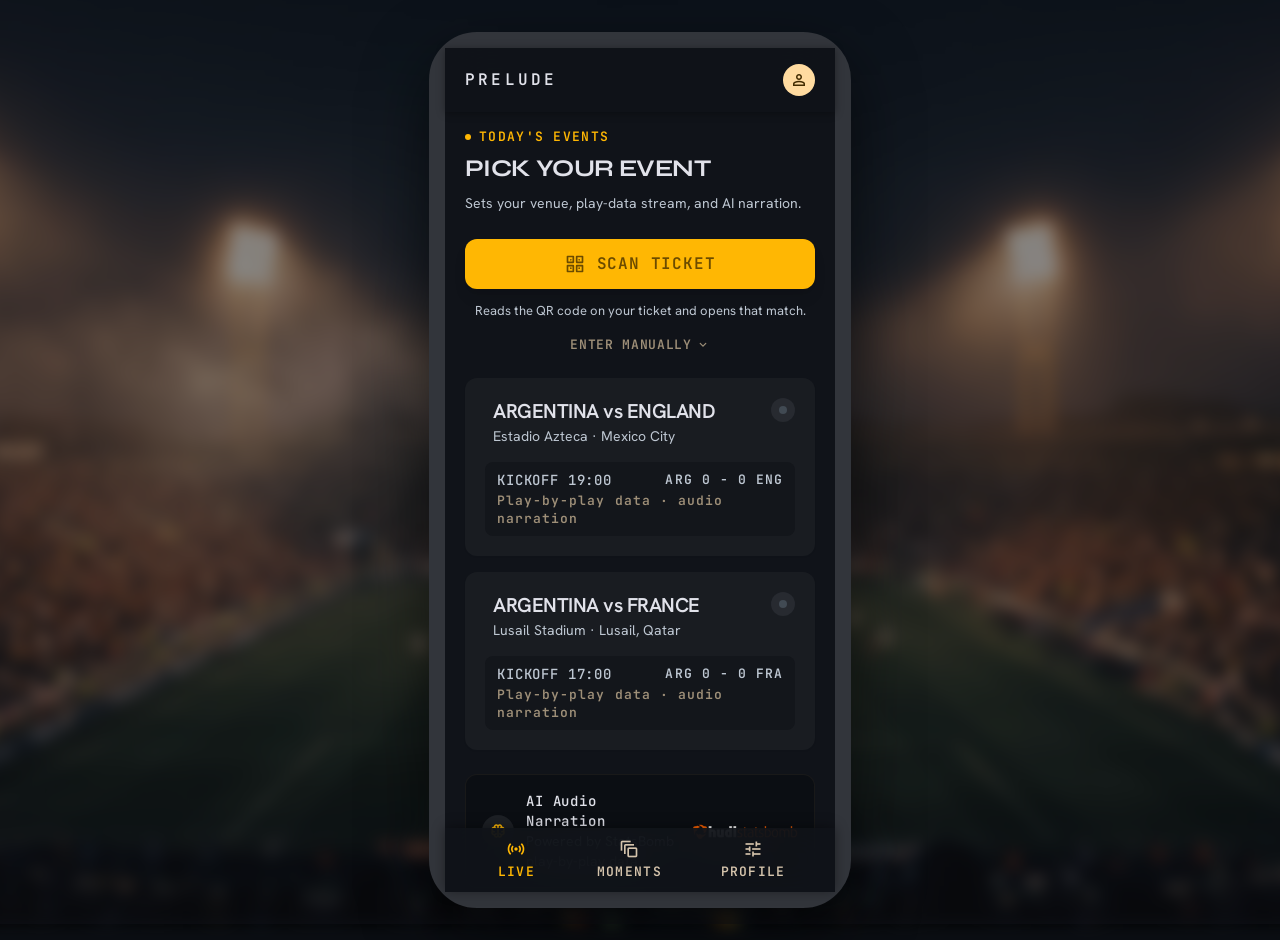
<file: app/web/prelude_04_moments.html>
<!DOCTYPE html><html class="dark" lang="en" style=""><head><meta charset="utf-8"><meta content="width=device-width, initial-scale=1.0, viewport-fit=cover" name="viewport"><style>html,body{background-color:#101319;}</style><script>/* Painted: one frame has been drawn with the background above and this screen's own stylesheet applied. The shell keeps its iframe invisible until this is set, because a browser paints an empty frame white. */document.addEventListener("DOMContentLoaded",function(){requestAnimationFrame(function(){requestAnimationFrame(function(){document.documentElement.setAttribute("data-painted","1");});});});</script><link href="assets/icon/favicon.svg?v=__V__" rel="icon" type="image/svg+xml"/><link href="assets/icon/favicon-32.png?v=__V__" rel="icon" sizes="32x32" type="image/png"/><link href="assets/icon/apple-touch-icon-180.png?v=__V__" rel="apple-touch-icon" sizes="180x180"/><link href="manifest.webmanifest?v=__V__" rel="manifest"/><meta content="#101319" name="theme-color"/><link href="fonts.css?v=__V__" rel="stylesheet"/><style>@layer base{html,body{width:100vw;margin:0;padding:0;background-color:#101319;}body{overscroll-behavior:none;-webkit-font-smoothing:antialiased;}.pb-safe{padding-bottom:env(safe-area-inset-bottom,0px);}.pt-safe{padding-top:env(safe-area-inset-top,0px);}main>:first-child{margin-top:0!important;}main>:last-child{margin-bottom:0!important;}}::-webkit-scrollbar{display:none;}@keyframes pulse-amber{0%,100%{opacity:1;transform:scale(1);}50%{opacity:0.35;transform:scale(0.85);}}.pulse-live{animation:pulse-amber 2s cubic-bezier(0.4,0,0.6,1) infinite;}</style><link href="tailwind.css?v=__V__" rel="stylesheet"/><script id="tailwind-config" type="text/tailwind-config">tailwind.config = { darkMode: "class", theme: { extend: { colors: { "surface-variant": "#32353b", "surface-container-lowest": "#0b0e13", "surface-container-highest": "#32353b", "primary-fixed": "#ffdea9", "on-primary-fixed": "#271900", "secondary-fixed-dim": "#bec7d2", "inverse-surface": "#e1e2ea", "on-error": "#690005", "primary-fixed-dim": "#ffba27", "secondary-container": "#414a53", "background": "#101319", "tertiary": "#abeaff", "error-container": "#93000a", "surface": "#101319", "surface-container": "#1d2025", "on-tertiary-fixed-variant": "#004e5e", "outline-variant": "#514532", "secondary": "#bec7d2", "surface-bright": "#36393f", "tertiary-fixed-dim": "#2dd8ff", "primary": "#ffdba0", "surface-container-low": "#191c21", "on-tertiary-container": "#00596b", "on-error-container": "#ffdad6", "on-secondary-fixed": "#141c24", "on-surface": "#e1e2ea", "on-secondary-container": "#b0b9c4", "on-primary": "#422c00", "on-surface-variant": "#d5c4ac", "inverse-primary": "#7d5800", "outline": "#9e8f78", "surface-tint": "#ffba27", "on-secondary-fixed-variant": "#3f4850", "error": "#ffb4ab", "surface-dim": "#101319", "on-primary-fixed-variant": "#5e4100", "on-secondary": "#29313a", "on-background": "#e1e2ea", "on-tertiary": "#003642", "on-primary-container": "#6b4b00", "primary-container": "#ffb703", "secondary-fixed": "#dae3ee", "tertiary-container": "#00d6ff", "inverse-on-surface": "#2d3036", "surface-container-high": "#272a30", "tertiary-fixed": "#b2ebff", "on-tertiary-fixed": "#001f27" }, borderRadius: { "DEFAULT": "0.25rem", "lg": "0.5rem", "xl": "0.75rem", "full": "9999px" }, spacing: { "space-xl": "2rem", "card-padding-lg": "1.75rem", "space-sm": "0.75rem", "space-3xl": "4rem", "space-2xs": "0.25rem", "space-2xl": "3rem", "screen-edge-tablet": "2rem", "touch-target-min": "2.75rem", "card-padding-sm": "1rem", "card-padding-md": "1.25rem", "screen-edge-mobile": "1.25rem", "space-xs": "0.5rem", "space-md": "1rem", "space-lg": "1.5rem" }, fontFamily: { "label-sm": ["JetBrains Mono"], "headline-lg-mobile": ["Syne"], "label-lg": ["JetBrains Mono"], "body-lg": ["Hanken Grotesk"], "headline-sm": ["Hanken Grotesk"], "display-sm": ["Syne"], "body-md": ["Hanken Grotesk"], "display-lg": ["Syne"], "label-md": ["JetBrains Mono"], "headline-lg": ["Syne"] }, fontSize: { "label-sm": ["13px", { lineHeight: "18px", letterSpacing: "0.08em", fontWeight: "600" }], "headline-lg-mobile": ["24px", { lineHeight: "30px", letterSpacing: "-0.01em", fontWeight: "600" }], "label-lg": ["16px", { lineHeight: "22px", letterSpacing: "0.04em", fontWeight: "500" }], "body-lg": ["16px", { lineHeight: "24px", letterSpacing: "0", fontWeight: "400" }], "headline-sm": ["20px", { lineHeight: "26px", letterSpacing: "-0.01em", fontWeight: "600" }], "display-sm": ["36px", { lineHeight: "40px", letterSpacing: "-0.02em", fontWeight: "700" }], "body-md": ["14px", { lineHeight: "20px", letterSpacing: "0", fontWeight: "400" }], "display-lg": ["48px", { lineHeight: "52px", letterSpacing: "-0.03em", fontWeight: "700" }], "label-md": ["14px", { lineHeight: "20px", letterSpacing: "0.06em", fontWeight: "500" }], "headline-lg": ["28px", { lineHeight: "34px", letterSpacing: "-0.015em", fontWeight: "600" }] } } } }</script><style>
    body {
      min-height: max(884px, 100dvh);
    }
  </style>
<link href="phone-frame.css?v=__V__" rel="stylesheet"/>
<script src="match-content.js?v=__V__"></script>
<script src="narration-player.js?v=__V__"></script>
</head><body class="bg-surface text-on-surface flex flex-col min-h-screen"><header class="fixed top-0 w-full z-50 pt-safe bg-surface/85 backdrop-blur-xl shadow-[0_1px_8px_rgba(0,0,0,0.35)]"><div class="h-16 px-screen-edge-mobile flex items-center justify-between"><div class="flex items-center gap-space-sm"><a aria-label="Prelude home" class="font-label-lg text-label-lg tracking-[0.2em] font-semibold text-on-surface uppercase select-none hover:text-primary-container transition-colors" href="prelude_01_picker.html?v=__V__">PRELUDE</a></div><div class="flex items-center gap-space-sm"><div class="inline-flex items-center gap-space-xs px-space-sm py-1.5 rounded-full bg-surface-container-high/80 backdrop-blur-md shadow-[0_1px_4px_rgba(0,0,0,0.2)]"><span class="w-1.5 h-1.5 rounded-full bg-primary-container pulse-live"></span><span class="font-label-sm text-label-sm text-on-surface font-semibold tracking-wider uppercase" data-field="chip">ARG vs ENG · LIVE</span></div><a aria-label="Profile" class="w-8 h-8 rounded-full bg-primary flex items-center justify-center" href="prelude_07_profile.html?v=__V__"><span aria-hidden="true" class="material-symbols-outlined text-on-primary text-[18px]">person</span></a></div></div></header><main class="flex flex-col relative w-full pt-16 pb-24 bg-surface min-h-screen"><div class="flex flex-col w-full px-screen-edge-mobile space-y-space-lg">
<!-- Interactive script to align active tab in shell -->
<script>
    (function syncTab() {
      const momentsTab = document.querySelector('nav a[data-path="moments"]');
      if (momentsTab) {
        document.querySelectorAll('nav a').forEach(el => el.classList.remove('text-primary-container', 'text-on-surface'));
        momentsTab.classList.add('text-primary-container');
      }
    })();
  </script>
<!-- Section Header -->
<div class="flex flex-col pt-space-xs space-y-1">
<div class="flex items-center justify-between">
<h1 class="font-headline-lg-mobile text-headline-lg-mobile text-on-surface font-semibold tracking-tight">MOMENTS</h1>
<div class="flex items-center gap-1.5 px-2.5 py-1 rounded-full bg-surface-container-high">
<span class="w-1.5 h-1.5 rounded-full bg-primary-container"></span>
<span class="font-label-sm text-label-sm text-primary uppercase tracking-wider" data-field="synced">2 Synced</span>
</div>
</div>
<p class="font-label-md text-label-md text-secondary tracking-widest uppercase" data-field="moments_subtitle">ARGENTINA vs ENGLAND · TONIGHT SO FAR</p>
</div>
<!-- Filter & Telemetry Bar -->
<div class="flex items-center gap-space-xs overflow-x-auto pb-1 select-none no-scrollbar"><div class="px-3 py-1.5 rounded-full bg-surface-container-high text-primary font-label-md text-label-md tracking-wider uppercase whitespace-nowrap shadow-sm border border-outline-variant/40">ALL</div><div class="px-3 py-1.5 rounded-full bg-surface-container-low text-secondary font-label-md text-label-md tracking-wider uppercase whitespace-nowrap border border-transparent hover:border-outline-variant/30 transition-colors">GOALS</div><div class="px-3 py-1.5 rounded-full bg-surface-container-low text-secondary font-label-md text-label-md tracking-wider uppercase whitespace-nowrap border border-transparent hover:border-outline-variant/30 transition-colors">PENALTIES</div><div class="px-3 py-1.5 rounded-full bg-surface-container-low text-secondary font-label-md text-label-md tracking-wider uppercase whitespace-nowrap border border-transparent hover:border-outline-variant/30 transition-colors">CARDS</div><div class="px-3 py-1.5 rounded-full bg-surface-container-low text-secondary font-label-md text-label-md tracking-wider uppercase whitespace-nowrap border border-transparent hover:border-outline-variant/30 transition-colors">CHANCES</div></div>
<!-- Moments Stream -->
<div class="flex flex-col space-y-space-md" data-field="moments_list">
<!-- Moment Card 2 -->
<div class="flex flex-col bg-surface-container-low rounded-xl border border-surface-container-high/60 overflow-hidden shadow-md">
<!-- Sleek Abstract Audio Graphic Header -->
<div class="relative w-full h-32 bg-surface-container-lowest overflow-hidden flex flex-col justify-between p-3.5 border-b border-surface-container-high/50">
<!-- Background Acoustic Soundwave Vectors -->
<div class="absolute inset-0 flex items-center justify-between px-4 opacity-25 pointer-events-none">
<div class="w-1 bg-secondary rounded-full h-4"></div>
<div class="w-1 bg-secondary rounded-full h-8"></div>
<div class="w-1 bg-primary/60 rounded-full h-14"></div>
<div class="w-1 bg-primary/80 rounded-full h-22"></div>
<div class="w-1 bg-primary rounded-full h-20"></div>
<div class="w-1 bg-primary/70 rounded-full h-16"></div>
<div class="w-1 bg-secondary rounded-full h-10"></div>
<div class="w-1 bg-primary/80 rounded-full h-18"></div>
<div class="w-1 bg-primary rounded-full h-24"></div>
<div class="w-1 bg-primary/60 rounded-full h-12"></div>
<div class="w-1 bg-secondary rounded-full h-6"></div>
<div class="w-1 bg-secondary rounded-full h-4"></div>
</div>
<div class="relative z-10 flex items-center justify-between w-full">
<div class="flex items-center gap-1.5 px-2.5 py-1 rounded-full bg-surface-container-high/90 border border-outline-variant/30">
<span aria-hidden="true" class="material-symbols-outlined text-primary-container text-[14px]">trending_up</span>
<span class="font-label-sm text-label-sm text-primary font-semibold tracking-wider uppercase" data-field="tag">GOAL</span>
</div>
<span class="font-label-sm text-label-sm text-secondary tracking-widest uppercase bg-surface-container/80 px-2 py-0.5 rounded"></span>
</div>
<div class="relative z-10 flex items-center justify-between">
<span class="font-label-md text-label-md text-primary font-semibold tracking-widest uppercase" data-field="clock">2H · 51'</span>
<span aria-hidden="true" class="material-symbols-outlined text-secondary text-[18px]">podcasts</span>
</div>
</div>
<!-- Card Body -->
<div class="p-card-padding-md flex flex-col space-y-space-sm">
<div>
<h2 class="font-headline-sm text-headline-sm text-on-surface font-semibold leading-tight" data-field="title">Maradona's opener</h2>
<p class="font-body-md text-body-md text-secondary pt-1" data-field="body">Maradona recovers Reid's error and scores from nine yards.</p>
</div>
<!-- Telemetry Scrubber Strip & Controls -->
<div class="flex items-center gap-3 pt-2">
<button aria-label="Maradona's opener: no narration recorded" class="w-11 h-11 shrink-0 rounded-full bg-surface-container-highest text-primary hover:bg-primary-container hover:text-on-primary flex items-center justify-center shadow transition-colors active:scale-95 disabled:opacity-40 disabled:cursor-not-allowed disabled:hover:bg-surface-container-highest disabled:hover:text-primary" data-field="moment_play" disabled type="button">
<span aria-hidden="true" class="material-symbols-outlined text-[24px]" data-field="moment_play_icon" style="font-variation-settings: 'FILL' 1;">play_arrow</span>
</button>
<div class="flex flex-col flex-1 space-y-1.5 min-w-0">
<div class="flex items-center justify-between font-label-sm text-label-sm text-secondary">
<span class="text-primary font-medium tracking-wider">AI AUDIO NARRATION · PLAY-BY-PLAY DATA</span>
<span class="tracking-widest shrink-0 ml-2" data-field="moment_time"></span>
</div>
<div class="h-6 w-full flex items-end gap-1 px-1.5 py-1 rounded bg-surface-container-highest" data-field="moment_track">
<div class="w-1 bg-primary-container rounded-full h-1"></div>
<div class="w-1 bg-primary-container rounded-full h-2"></div>
<div class="w-1 bg-primary-container rounded-full h-3"></div>
<div class="w-1 bg-primary-container rounded-full h-2"></div>
<div class="w-1 bg-primary-container rounded-full h-4"></div>
<div class="w-1 bg-primary-container rounded-full h-5"></div>
<div class="w-1 bg-primary-container rounded-full h-6"></div>
<div class="w-1 bg-primary-container rounded-full h-5"></div>
<div class="w-1 bg-primary-container rounded-full h-4"></div>
<div class="w-1 bg-primary-container rounded-full h-5"></div>
<div class="w-1 bg-primary-container rounded-full h-6"></div>
<div class="w-1 bg-primary-container rounded-full h-6"></div>
<div class="w-1 bg-primary-container rounded-full h-5"></div>
<div class="w-1 bg-primary-container rounded-full h-6"></div>
<div class="w-1 bg-primary-container rounded-full h-6"></div>
<div class="w-1 bg-primary-container rounded-full h-5"></div>
<div class="w-1 bg-primary-container rounded-full h-4"></div>
<div class="w-1 bg-secondary-container rounded-full h-1"></div>
</div>
</div>
</div>
</div>
</div>
<!-- Moment Card 1 -->
<div class="flex flex-col bg-surface-container-low rounded-xl border border-surface-container-high/60 overflow-hidden shadow-md">
<!-- Sleek Abstract Audio Graphic Header -->
<div class="relative w-full h-32 bg-surface-container-lowest overflow-hidden flex flex-col justify-between p-3.5 border-b border-surface-container-high/50">
<!-- Background Ambient Audio Wave Grid -->
<div class="absolute inset-0 flex items-center justify-between px-4 opacity-25 pointer-events-none">
<div class="w-1 bg-primary/40 rounded-full h-6"></div>
<div class="w-1 bg-primary/50 rounded-full h-12"></div>
<div class="w-1 bg-primary/40 rounded-full h-8"></div>
<div class="w-1 bg-primary/70 rounded-full h-20"></div>
<div class="w-1 bg-primary/60 rounded-full h-14"></div>
<div class="w-1 bg-primary/80 rounded-full h-24"></div>
<div class="w-1 bg-primary rounded-full h-16"></div>
<div class="w-1 bg-primary/90 rounded-full h-20"></div>
<div class="w-1 bg-primary/50 rounded-full h-10"></div>
<div class="w-1 bg-primary/30 rounded-full h-6"></div>
<div class="w-1 bg-primary/70 rounded-full h-18"></div>
<div class="w-1 bg-primary/90 rounded-full h-24"></div>
<div class="w-1 bg-primary/60 rounded-full h-12"></div>
<div class="w-1 bg-primary/40 rounded-full h-8"></div>
</div>
<!-- Top Metadata Badge -->
<div class="relative z-10 flex items-center justify-between w-full">
<div class="flex items-center gap-1.5 px-2.5 py-1 rounded-full bg-surface-container-high/90 border border-outline-variant/30">
<span aria-hidden="true" class="material-symbols-outlined text-primary-container text-[14px]">graphic_eq</span>
<span class="font-label-sm text-label-sm text-primary font-semibold tracking-wider uppercase" data-field="tag">GOAL</span>
</div>
<span class="font-label-sm text-label-sm text-secondary tracking-widest uppercase bg-surface-container/80 px-2 py-0.5 rounded"></span>
</div>
<!-- Lower Tag Line -->
<div class="relative z-10 flex items-center justify-between">
<span class="font-label-md text-label-md text-primary font-semibold tracking-widest uppercase" data-field="clock">2H · 55'</span>
<span aria-hidden="true" class="material-symbols-outlined text-secondary text-[18px]">podcasts</span>
</div>
</div>
<!-- Play Content & Details -->
<div class="p-card-padding-md flex flex-col space-y-space-sm">
<div>
<h2 class="font-headline-sm text-headline-sm text-on-surface font-semibold leading-tight" data-field="title">Maradona's solo goal</h2>
<p class="font-body-md text-body-md text-secondary pt-1" data-field="body">Maradona's solo run from his own half, past four England players.</p>
</div>
<!-- Telemetry Scrubber Strip & Controls -->
<div class="flex items-center gap-3 pt-2">
<button aria-label="Maradona's solo goal: no narration recorded" class="w-11 h-11 shrink-0 rounded-full bg-primary-container text-on-primary flex items-center justify-center shadow-lg active:scale-95 transition-transform disabled:opacity-40 disabled:cursor-not-allowed" data-field="moment_play" disabled type="button">
<span aria-hidden="true" class="material-symbols-outlined text-[24px]" data-field="moment_play_icon" style="font-variation-settings: 'FILL' 1;">play_arrow</span>
</button>
<div class="flex flex-col flex-1 space-y-1.5 min-w-0">
<div class="flex items-center justify-between font-label-sm text-label-sm text-secondary">
<span class="text-primary font-medium tracking-wider">AI AUDIO NARRATION · PLAY-BY-PLAY DATA</span>
<span class="tracking-widest shrink-0 ml-2" data-field="moment_time"></span>
</div>
<!-- Waveform Visualizer Scrubber -->
<div class="h-6 w-full flex items-end gap-1 px-1.5 py-1 rounded bg-surface-container-highest" data-field="moment_track">
<div class="w-1 bg-primary-container rounded-full h-2"></div>
<div class="w-1 bg-primary-container rounded-full h-3"></div>
<div class="w-1 bg-primary-container rounded-full h-4"></div>
<div class="w-1 bg-primary-container rounded-full h-2"></div>
<div class="w-1 bg-primary-container rounded-full h-5"></div>
<div class="w-1 bg-primary-container rounded-full h-6"></div>
<div class="w-1 bg-primary-container rounded-full h-3"></div>
<div class="w-1 bg-primary-container rounded-full h-5"></div>
<div class="w-1 bg-primary-container rounded-full h-6"></div>
<div class="w-1 bg-primary-container rounded-full h-4"></div>
<div class="w-1 bg-primary-container rounded-full h-6"></div>
<div class="w-1 bg-primary-container rounded-full h-5"></div>
<div class="w-1 bg-primary-container rounded-full h-3"></div>
<div class="w-1 bg-primary-container rounded-full h-6"></div>
<div class="w-1 bg-primary-container rounded-full h-5"></div>
<div class="w-1 bg-primary-container rounded-full h-4"></div>
<div class="w-1 bg-primary-container rounded-full h-6"></div>
<div class="w-1 bg-primary-container rounded-full h-6"></div>
<div class="w-1 bg-secondary-container rounded-full h-2"></div>
<div class="w-1 bg-secondary-container rounded-full h-1"></div>
<div class="w-1 bg-secondary-container rounded-full h-1"></div>
</div>
</div>
</div>
</div>
</div>

</div>
<!-- Footer Strip: The Encore Callout -->
<div class="mt-space-md p-card-padding-md rounded-xl bg-surface-container-lowest border border-outline-variant/20 shadow-lg flex flex-col gap-space-sm">
<!-- Row 1: the callout gets the full width, so the line does not wrap mid-word -->
<div class="flex items-center gap-space-sm">
<div class="w-9 h-9 shrink-0 rounded-full bg-surface-container flex items-center justify-center text-primary-container">
<span aria-hidden="true" class="material-symbols-outlined text-[20px]">history</span>
</div>
<div class="flex flex-col min-w-0">
<span class="font-label-sm text-label-sm text-primary uppercase tracking-wider font-semibold">ENCORE FEED READY</span>
</div>
</div>
<!-- Row 2: the credit and the control share a line of their own -->
<div class="flex items-center gap-space-xs">
<span class="font-label-sm text-label-sm text-secondary tracking-wider uppercase">Data: StatsBomb</span>
<img alt="Hudl StatsBomb" class="h-3 w-auto shrink-0" src="assets/hudl-statsbomb-logo-reversed.png?v=__V__"/>
<div class="ml-auto shrink-0 flex items-center gap-2">
<button aria-checked="true" aria-label="Toggle auto-save" class="relative inline-flex h-6 w-11 shrink-0 cursor-pointer rounded-full border-2 border-transparent bg-primary-container transition-colors duration-200 ease-in-out focus:outline-none" role="switch">
<span class="sr-only">Auto-save on</span>
<span aria-hidden="true" class="pointer-events-none translate-x-5 inline-block h-5 w-5 transform rounded-full bg-on-primary shadow ring-0 transition duration-200 ease-in-out"></span>
</button>
<span class="font-label-sm text-label-sm text-primary font-semibold tracking-wider uppercase">AUTO-SAVE</span>
</div>
</div>
</div>
</div>
</div></main><nav class="fixed bottom-0 w-full z-50 pb-safe bg-surface/90 backdrop-blur-xl shadow-[0_-1px_12px_rgba(0,0,0,0.4)]" data-active-classes="text-primary-container"><div class="flex justify-around items-center h-16 px-screen-edge-mobile"><a class="flex flex-col items-center justify-center min-w-[44px] min-h-[44px] gap-1 text-on-surface-variant hover:text-on-surface transition-colors" data-path="live" href="prelude_02_live_seated.html?v=__V__"><span aria-hidden="true" class="material-symbols-outlined text-[20px]">sensors</span><span class="font-label-sm text-label-sm tracking-widest uppercase">LIVE</span></a><a aria-current="page" class="flex flex-col items-center justify-center min-w-[44px] min-h-[44px] gap-1 transition-colors text-primary-container" data-path="moments" href="prelude_04_moments.html?v=__V__"><span aria-hidden="true" class="material-symbols-outlined text-[20px]">auto_awesome_motion</span><span class="font-label-sm text-label-sm tracking-widest uppercase">MOMENTS</span></a><a class="flex flex-col items-center justify-center min-w-[44px] min-h-[44px] gap-1 text-on-surface-variant hover:text-on-surface transition-colors" data-path="profile" href="prelude_07_profile.html?v=__V__"><span aria-hidden="true" class="material-symbols-outlined text-[20px]">tune</span><span class="font-label-sm text-label-sm tracking-widest uppercase">PROFILE</span></a></div></nav>

</body></html>
</file>
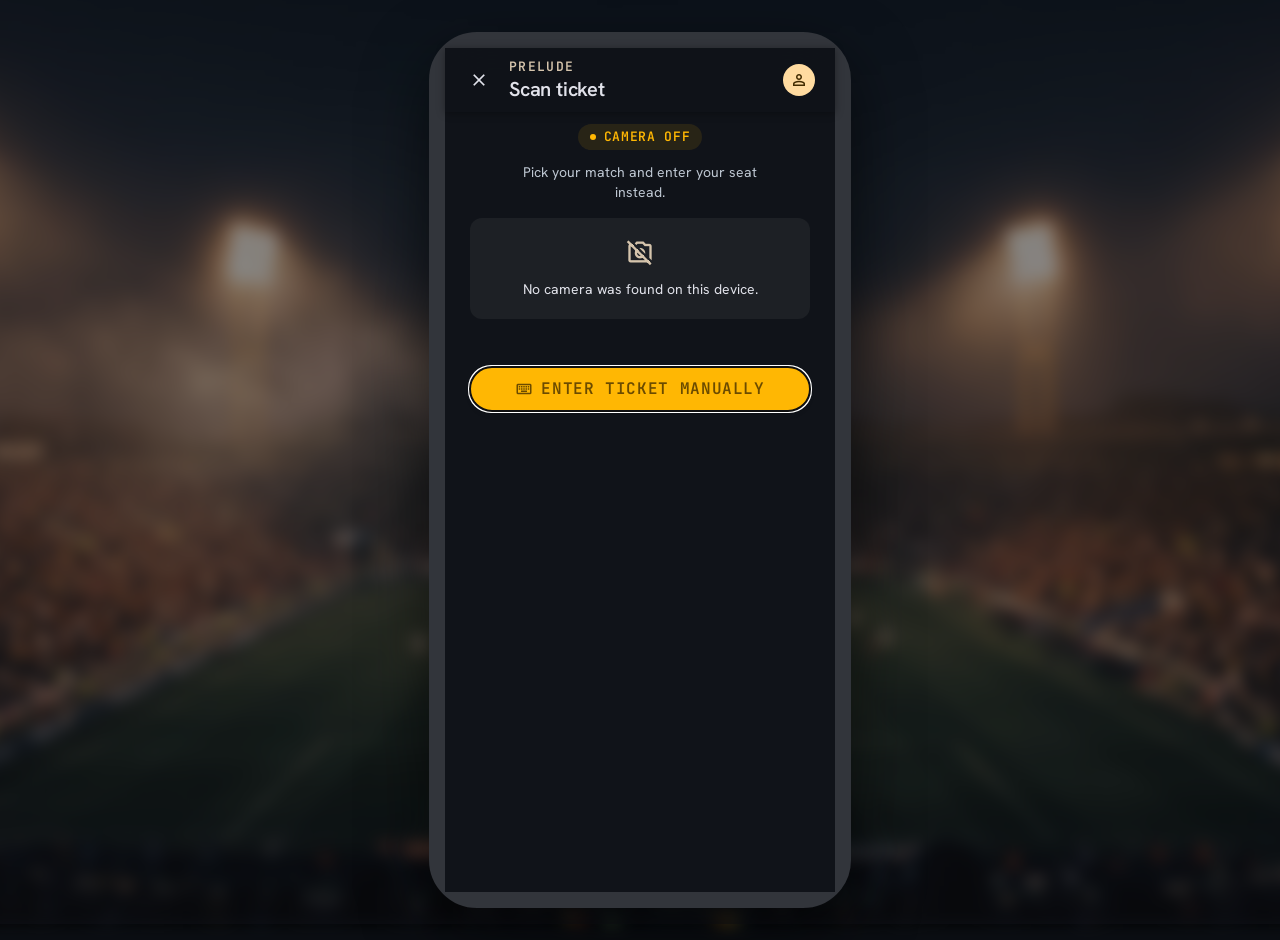
<file: app/web/prelude_05_scan.html>
<!DOCTYPE html><html class="dark" lang="en" style=""><head><meta charset="utf-8"><meta content="width=device-width, initial-scale=1.0, viewport-fit=cover" name="viewport"><style>html,body{background-color:#101319;}</style><script>/* Painted: one frame has been drawn with the background above and this screen's own stylesheet applied. The shell keeps its iframe invisible until this is set, because a browser paints an empty frame white. */document.addEventListener("DOMContentLoaded",function(){requestAnimationFrame(function(){requestAnimationFrame(function(){document.documentElement.setAttribute("data-painted","1");});});});</script><link href="assets/icon/favicon.svg?v=__V__" rel="icon" type="image/svg+xml"/><link href="assets/icon/favicon-32.png?v=__V__" rel="icon" sizes="32x32" type="image/png"/><link href="assets/icon/apple-touch-icon-180.png?v=__V__" rel="apple-touch-icon" sizes="180x180"/><link href="manifest.webmanifest?v=__V__" rel="manifest"/><meta content="#101319" name="theme-color"/><link href="fonts.css?v=__V__" rel="stylesheet"/><style>@layer base{html,body{width:100vw;margin:0;padding:0;background-color:#101319;}body{overscroll-behavior:none;-webkit-font-smoothing:antialiased;}.pb-safe{padding-bottom:env(safe-area-inset-bottom,0px);}.pt-safe{padding-top:env(safe-area-inset-top,0px);}main>:first-child{margin-top:0!important;}main>:last-child{margin-bottom:0!important;}}::-webkit-scrollbar{display:none;}@keyframes pulse-amber{0%,100%{opacity:1;transform:scale(1);}50%{opacity:0.35;transform:scale(0.85);}}.pulse-live{animation:pulse-amber 2s cubic-bezier(0.4,0,0.6,1) infinite;}</style><link href="tailwind.css?v=__V__" rel="stylesheet"/><script id="tailwind-config" type="text/tailwind-config">tailwind.config = { darkMode: "class", theme: { extend: { colors: { "surface-variant": "#32353b", "surface-container-lowest": "#0b0e13", "surface-container-highest": "#32353b", "primary-fixed": "#ffdea9", "on-primary-fixed": "#271900", "secondary-fixed-dim": "#bec7d2", "inverse-surface": "#e1e2ea", "on-error": "#690005", "primary-fixed-dim": "#ffba27", "secondary-container": "#414a53", "background": "#101319", "tertiary": "#abeaff", "error-container": "#93000a", "surface": "#101319", "surface-container": "#1d2025", "on-tertiary-fixed-variant": "#004e5e", "outline-variant": "#514532", "secondary": "#bec7d2", "surface-bright": "#36393f", "tertiary-fixed-dim": "#2dd8ff", "primary": "#ffdba0", "surface-container-low": "#191c21", "on-tertiary-container": "#00596b", "on-error-container": "#ffdad6", "on-secondary-fixed": "#141c24", "on-surface": "#e1e2ea", "on-secondary-container": "#b0b9c4", "on-primary": "#422c00", "on-surface-variant": "#d5c4ac", "inverse-primary": "#7d5800", "outline": "#9e8f78", "surface-tint": "#ffba27", "on-secondary-fixed-variant": "#3f4850", "error": "#ffb4ab", "surface-dim": "#101319", "on-primary-fixed-variant": "#5e4100", "on-secondary": "#29313a", "on-background": "#e1e2ea", "on-tertiary": "#003642", "on-primary-container": "#6b4b00", "primary-container": "#ffb703", "secondary-fixed": "#dae3ee", "tertiary-container": "#00d6ff", "inverse-on-surface": "#2d3036", "surface-container-high": "#272a30", "tertiary-fixed": "#b2ebff", "on-tertiary-fixed": "#001f27" }, borderRadius: { "DEFAULT": "0.25rem", "lg": "0.5rem", "xl": "0.75rem", "full": "9999px" }, spacing: { "space-xl": "2rem", "card-padding-lg": "1.75rem", "space-sm": "0.75rem", "space-3xl": "4rem", "space-2xs": "0.25rem", "space-2xl": "3rem", "screen-edge-tablet": "2rem", "touch-target-min": "2.75rem", "card-padding-sm": "1rem", "card-padding-md": "1.25rem", "screen-edge-mobile": "1.25rem", "space-xs": "0.5rem", "space-md": "1rem", "space-lg": "1.5rem" }, fontFamily: { "label-sm": ["JetBrains Mono"], "headline-lg-mobile": ["Syne"], "label-lg": ["JetBrains Mono"], "body-lg": ["Hanken Grotesk"], "headline-sm": ["Hanken Grotesk"], "display-sm": ["Syne"], "body-md": ["Hanken Grotesk"], "display-lg": ["Syne"], "label-md": ["JetBrains Mono"], "headline-lg": ["Syne"] }, fontSize: { "label-sm": ["13px", { lineHeight: "18px", letterSpacing: "0.08em", fontWeight: "600" }], "headline-lg-mobile": ["24px", { lineHeight: "30px", letterSpacing: "-0.01em", fontWeight: "600" }], "label-lg": ["16px", { lineHeight: "22px", letterSpacing: "0.04em", fontWeight: "500" }], "body-lg": ["16px", { lineHeight: "24px", letterSpacing: "0", fontWeight: "400" }], "headline-sm": ["20px", { lineHeight: "26px", letterSpacing: "-0.01em", fontWeight: "600" }], "display-sm": ["36px", { lineHeight: "40px", letterSpacing: "-0.02em", fontWeight: "700" }], "body-md": ["14px", { lineHeight: "20px", letterSpacing: "0", fontWeight: "400" }], "display-lg": ["48px", { lineHeight: "52px", letterSpacing: "-0.03em", fontWeight: "700" }], "label-md": ["14px", { lineHeight: "20px", letterSpacing: "0.06em", fontWeight: "500" }], "headline-lg": ["28px", { lineHeight: "34px", letterSpacing: "-0.015em", fontWeight: "600" }] } } } }</script><link href="phone-frame.css?v=__V__" rel="stylesheet"/>
<script src="match-content.js?v=__V__"></script>
<script src="manual-entry.js?v=__V__"></script>
<style>@keyframes scan-sweep{0%{top:4%;opacity:0.15;}15%{opacity:0.95;}85%{opacity:0.95;}100%{top:96%;opacity:0.15;}}.scan-line{animation:scan-sweep 2.8s ease-in-out infinite;}@media (prefers-reduced-motion:reduce){.scan-line{animation:none;top:50%;}.pulse-live{animation:none;}}</style>
</head><body class="bg-surface text-on-surface font-body-md text-body-md flex flex-col min-h-screen"><header class="fixed top-0 w-full z-50 pt-safe bg-surface/85 backdrop-blur-xl shadow-[0_1px_8px_rgba(0,0,0,0.35)]"><div class="h-16 px-screen-edge-mobile flex items-center justify-between"><div class="flex items-center gap-space-xs"><a aria-label="Back to today's events" class="w-touch-target-min h-touch-target-min -ml-2 flex items-center justify-center text-on-surface hover:text-primary-container transition-colors" href="prelude_01_picker.html?v=__V__"><span aria-hidden="true" class="material-symbols-outlined text-[20px]">close</span></a><div class="flex flex-col"><span class="font-label-sm text-label-sm text-on-surface-variant uppercase tracking-widest">PRELUDE</span><h1 class="font-headline-sm text-headline-sm text-on-surface">Scan ticket</h1></div></div><a aria-label="Profile" class="w-8 h-8 rounded-full bg-primary flex items-center justify-center" href="prelude_07_profile.html?v=__V__"><span aria-hidden="true" class="material-symbols-outlined text-on-primary text-[18px]">person</span></a></div></header><main class="flex flex-col relative w-full pt-16 pb-safe bg-surface min-h-screen"><div class="flex flex-col w-full px-screen-edge-mobile pb-space-xl">
<!-- Scanner status, which reports what the camera is actually doing -->
<div class="flex flex-col items-center text-center mt-space-sm mb-space-md">
<div class="inline-flex items-center gap-space-xs px-space-sm py-1 rounded-full bg-primary-container/10 mb-space-xs" id="status-pill">
<span class="w-1.5 h-1.5 rounded-full bg-primary-container pulse-live" id="status-dot"></span>
<span class="font-label-sm text-label-sm text-primary-container uppercase tracking-wider" id="status-text">STARTING CAMERA</span>
</div>
<p class="font-body-md text-body-md text-secondary mt-1 max-w-[280px]" id="scan-help">
      Hold the QR code on your ticket inside the frame.
    </p>
</div>
<!-- Viewfinder -->
<div class="relative w-full aspect-square max-w-[340px] mx-auto rounded-xl bg-surface-container-lowest overflow-hidden shadow-2xl flex items-center justify-center" id="viewfinder">
<video autoplay class="absolute inset-0 w-full h-full object-cover" id="preview" muted playsinline></video>
<!-- Reticle -->
<div class="relative w-64 h-64 flex items-center justify-center">
<div class="absolute -top-1 -left-1 w-7 h-7 flex flex-col justify-between">
<span class="w-full h-1 bg-primary-container rounded-full"></span>
<span class="w-1 h-full -mt-1 bg-primary-container rounded-full"></span>
</div>
<div class="absolute -top-1 -right-1 w-7 h-7 flex flex-col items-end justify-between">
<span class="w-full h-1 bg-primary-container rounded-full"></span>
<span class="w-1 h-full -mt-1 bg-primary-container rounded-full"></span>
</div>
<div class="absolute -bottom-1 -left-1 w-7 h-7 flex flex-col justify-end">
<span class="w-1 h-full bg-primary-container rounded-full"></span>
<span class="w-full h-1 bg-primary-container rounded-full"></span>
</div>
<div class="absolute -bottom-1 -right-1 w-7 h-7 flex flex-col items-end justify-end">
<span class="w-1 h-full bg-primary-container rounded-full"></span>
<span class="w-full h-1 bg-primary-container rounded-full"></span>
</div>
<div class="absolute left-2 right-2 h-0.5 bg-primary-container shadow-[0_0_12px_#ffb703] scan-line" id="scan-line"></div>
</div>
</div>
<!-- Some phone browsers will not start a video without a tap, even once the
     camera is granted. That is not a broken camera, so it gets a button. -->
<button class="hidden w-full max-w-[340px] mx-auto mt-space-sm h-touch-target-min rounded-full bg-primary-container text-on-primary-container font-label-lg text-label-lg font-bold tracking-wider uppercase items-center justify-center gap-space-xs shadow-md" id="tap-to-start" type="button">
<span aria-hidden="true" class="material-symbols-outlined text-[18px]">play_arrow</span>
<span>Tap to start the camera</span>
</button>
<!-- Shown instead of the viewfinder when there is no camera to use -->
<div class="hidden w-full max-w-[340px] mx-auto p-card-padding-md rounded-xl bg-surface-container text-center" id="camera-off">
<span aria-hidden="true" class="material-symbols-outlined text-on-surface-variant text-[28px]">no_photography</span>
<p class="font-body-md text-body-md text-on-surface mt-space-xs" id="camera-off-text"></p>
</div>
<!-- Scan feedback, announced to screen readers without moving focus -->
<p aria-live="polite" class="font-label-md text-label-md text-on-surface-variant text-center mt-space-sm min-h-[1.25rem]" id="scan-message" role="status"></p>
<!-- Manual entry -->
<div class="mt-space-md flex flex-col items-center gap-space-sm">
<button class="w-full max-w-[340px] h-touch-target-min rounded-full bg-primary-container text-on-primary-container font-label-lg text-label-lg font-semibold flex items-center justify-center gap-space-xs transition-transform active:scale-[0.98] shadow-md" id="manual-entry-btn" type="button">
<span aria-hidden="true" class="material-symbols-outlined text-[18px]">keyboard</span>
<span>ENTER TICKET MANUALLY</span>
</button>
<div class="hidden w-full max-w-[340px] p-card-padding-md rounded-xl bg-surface-container shadow-xl mt-space-xs" id="manual-entry-panel">
<div class="flex items-center justify-between mb-space-sm">
<span class="font-label-md text-label-md text-on-surface uppercase tracking-wide">Your ticket</span>
<button aria-label="Close manual entry" class="text-secondary hover:text-on-surface" id="close-manual-btn" type="button">
<span aria-hidden="true" class="material-symbols-outlined text-[18px]">close</span>
</button>
</div>
<div id="manual-entry-mount"></div>
</div>
</div>
</div>
<script>
  /* Reads the QR code on a demo ticket and opens that match.
   *
   * Two payloads read the same. The codes now carry a URL, so a phone's own
   * camera app can open them, and the seat rides in its query string:
   * <site>/?ticket=<match_id>:<section>:<row>:<seat>. The bare
   * prelude:<match_id>:<section>:<row>:<seat> form that codes used to carry is
   * still read, so a code printed earlier keeps working. A code is accepted
   * only when every part of it matches a ticket in matches.json: these two
   * tickets are the only ones this app knows, so anything else is not a ticket
   * it can open.
   *
   * BarcodeDetector does the reading where the browser has it. iPhone Safari
   * does not, so jsQR is loaded from this repo and given frames drawn off the
   * video. Both paths end in the same handler.
   */
  (function () {
    "use strict";

    // jsQR 1.4.0, served from this repo. It was loaded from cdn.jsdelivr.net
    // with a Subresource Integrity hash, and the hash made it safe to load
    // without making it present: a blocked CDN left the scanner with no
    // reader on exactly the browsers that have no BarcodeDetector.
    // scripts/fetch_vendor.py downloaded it and checked that same hash before
    // writing the file, so the integrity check still happened; it is not an
    // attribute here because the script is now same origin.
    var JSQR_URL = "assets/vendor/jsQR.js?v=__V__";
    var FRAME_MS = 180;
    var MESSAGE_MS = 2600;

    var video = document.getElementById("preview");
    var viewfinder = document.getElementById("viewfinder");
    var cameraOff = document.getElementById("camera-off");
    var cameraOffText = document.getElementById("camera-off-text");
    var statusText = document.getElementById("status-text");
    var statusDot = document.getElementById("status-dot");
    var message = document.getElementById("scan-message");
    var help = document.getElementById("scan-help");
    var manualBtn = document.getElementById("manual-entry-btn");
    var manualPanel = document.getElementById("manual-entry-panel");
    var tapToStart = document.getElementById("tap-to-start");

    var canvas = document.createElement("canvas");
    var ctx = canvas.getContext("2d", { willReadFrequently: true });

    var tickets = null;
    var stream = null;
    var detector = null;
    var readQR = null;      // jsQR, once loaded
    var running = false;
    var messageTimer = null;

    // The deploy version is on the match-content.js tag, so matches.json is
    // fetched with the same cache key as every other local asset.
    function deployVersion() {
      var tag = document.querySelector('script[src*="match-content.js"]');
      var m = tag && /[?&]v=([^&]*)/.exec(tag.getAttribute("src") || "");
      return m ? m[1] : null;
    }

    function setStatus(text) {
      statusText.textContent = text;
    }

    function say(text) {
      message.textContent = text;
      if (messageTimer) clearTimeout(messageTimer);
      if (text) messageTimer = setTimeout(function () { message.textContent = ""; }, MESSAGE_MS);
    }

    /* Either payload, reduced to the same four fields. */
    function fieldsFrom(text) {
      var raw = String(text).trim();
      var link = /[?&]ticket=([^&#\s]+)/.exec(raw);
      if (link) raw = "prelude:" + decodeURIComponent(link[1]);
      return /^prelude:(\d+):([^:]+):([^:]+):([^:]+)$/.exec(raw);
    }

    /* A code is a ticket only when the whole payload matches one we hold. */
    function ticketFor(text) {
      var parts = fieldsFrom(text);
      if (!parts || !tickets) return null;
      for (var i = 0; i < tickets.length; i++) {
        var t = tickets[i];
        if (String(t.match_id) === parts[1] && t.section === parts[2] &&
            t.row === parts[3] && t.seat === parts[4]) return t;
      }
      return null;
    }

    function stopCamera() {
      running = false;
      if (stream) {
        stream.getTracks().forEach(function (track) { track.stop(); });
        stream = null;
      }
    }

    function openTicket(ticket) {
      stopCamera();
      setStatus("TICKET READ");
      say("Opening " + ticket.label + ".");
      // The code carries the seat, so it travels to the ticket screen with it.
      // Entering the match from there is what starts the match, so nothing is
      // reset here: reading a code is not yet a decision to go in.
      if (window.Prelude) {
        Prelude.setTicket(ticket.match_id, {
          section: ticket.section, row: ticket.row, seat: ticket.seat, source: "scan"
        });
        window.location.href = Prelude.url("prelude_06_ticket.html", ticket.match_id);
      } else {
        window.location.href = "prelude_06_ticket.html?match=" + ticket.match_id;
      }
    }

    function handleCode(text) {
      var ticket = ticketFor(text);
      if (ticket) {
        openTicket(ticket);
        return true;
      }
      // Stay on the scanner: the next frame may hold a ticket we do know.
      say("Ticket not recognized");
      return false;
    }

    function cameraUnavailable(text) {
      stopCamera();
      viewfinder.classList.add("hidden");
      cameraOff.classList.remove("hidden");
      cameraOffText.textContent = text;
      statusDot.classList.remove("pulse-live");
      setStatus("CAMERA OFF");
      help.textContent = "Pick your match and enter your seat instead.";
      manualBtn.focus();
    }

    function loadJsQR() {
      return new Promise(function (resolve, reject) {
        var tag = document.createElement("script");
        tag.src = JSQR_URL;
        tag.onload = function () { resolve(window.jsQR || null); };
        tag.onerror = function () { reject(new Error("jsQR did not load")); };
        document.head.appendChild(tag);
      });
    }

    function makeDetector() {
      if (!("BarcodeDetector" in window)) return Promise.resolve(null);
      return window.BarcodeDetector.getSupportedFormats()
        .then(function (formats) {
          if (formats.indexOf("qr_code") < 0) return null;
          return new window.BarcodeDetector({ formats: ["qr_code"] });
        })
        .catch(function () { return null; });
    }

    function readFrame() {
      if (!running || video.readyState < 2 || !video.videoWidth) return Promise.resolve();

      if (detector) {
        return detector.detect(video).then(function (codes) {
          if (codes && codes.length) handleCode(codes[0].rawValue);
        }).catch(function () {
          // A detector that throws mid-run is no better than none, so fall
          // back for the rest of the session rather than failing every frame.
          detector = null;
          return ensureJsQR();
        });
      }

      if (!readQR) return Promise.resolve();
      canvas.width = video.videoWidth;
      canvas.height = video.videoHeight;
      ctx.drawImage(video, 0, 0, canvas.width, canvas.height);
      var frame = ctx.getImageData(0, 0, canvas.width, canvas.height);
      var code = readQR(frame.data, frame.width, frame.height, { inversionAttempts: "dontInvert" });
      if (code && code.data) handleCode(code.data);
      return Promise.resolve();
    }

    function ensureJsQR() {
      if (readQR) return Promise.resolve(readQR);
      return loadJsQR().then(function (fn) {
        readQR = fn;
        if (!fn) say("The code reader could not be loaded.");
        return fn;
      }).catch(function () {
        say("The code reader could not be loaded.");
        return null;
      });
    }

    function loop() {
      if (!running) return;
      readFrame().then(function () {
        if (running) setTimeout(loop, FRAME_MS);
      });
    }

    function startCamera() {
      if (!navigator.mediaDevices || !navigator.mediaDevices.getUserMedia) {
        cameraUnavailable("This browser will not open a camera here.");
        return;
      }
      navigator.mediaDevices.getUserMedia({ video: { facingMode: "environment" } })
        .then(function (media) {
          stream = media;
          video.srcObject = media;
          // Playback is a separate failure from the camera itself, so it is not
          // folded into the catch below: a refused autoplay still has a camera.
          beginPlayback();
        })
        .catch(function (err) {
          var name = err && err.name;
          if (name === "NotAllowedError" || name === "SecurityError" || name === "PermissionDeniedError") {
            cameraUnavailable("Camera access was denied, so the ticket cannot be scanned.");
          } else if (name === "NotFoundError" || name === "DevicesNotFoundError" || name === "OverconstrainedError") {
            cameraUnavailable("No camera was found on this device.");
          } else {
            cameraUnavailable("The camera could not be started.");
          }
        });
    }

    function startScanning() {
      running = true;
      setStatus("SCANNING");
      loop();
      tapToStart.classList.add("hidden");
      tapToStart.classList.remove("flex");
    }

    function beginPlayback() {
      video.play().then(startScanning).catch(function () {
        setStatus("TAP TO START");
        tapToStart.classList.remove("hidden");
        tapToStart.classList.add("flex");
      });
    }

    tapToStart.addEventListener("click", function () {
      video.play().then(startScanning).catch(function () {
        say("The camera could not be started.");
      });
    });

    // The same form the event list uses, so a fan whose camera will not open
    // picks the match and types a seat rather than a code printed nowhere.
    Prelude.mountManualEntry(document.getElementById("manual-entry-mount"));

    manualBtn.addEventListener("click", function () {
      var hidden = manualPanel.classList.toggle("hidden");
      if (!hidden) {
        var pick = document.getElementById("manual-match");
        if (pick) pick.focus();
      }
    });
    document.getElementById("close-manual-btn").addEventListener("click", function () {
      manualPanel.classList.add("hidden");
      manualBtn.focus();
    });

    window.addEventListener("pagehide", stopCamera);

    var version = deployVersion();
    fetch(version ? "matches.json?v=" + version : "matches.json")
      .then(function (r) {
        if (!r.ok) throw new Error("matches.json " + r.status);
        return r.json();
      })
      .then(function (doc) {
        tickets = doc.matches.map(function (m) {
          return {
            match_id: m.match_id, label: m.label,
            section: m.live_seated.section, row: m.live_seated.row,
            seat: m.live_seated.seat
          };
        });
        document.documentElement.setAttribute("data-tickets-loaded", String(tickets.length));
        return makeDetector();
      })
      .then(function (found) {
        detector = found;
        document.documentElement.setAttribute("data-reader", detector ? "barcodedetector" : "jsqr");
        return detector ? null : ensureJsQR();
      })
      .then(startCamera)
      .catch(function () {
        // Without the ticket list nothing can be recognized, so say so rather
        // than running a scanner that would reject every code.
        setStatus("UNAVAILABLE");
        say("Ticket details could not be loaded, so scanning is off.");
        viewfinder.classList.add("hidden");
      });
  })();
</script></main></body></html>
</file>
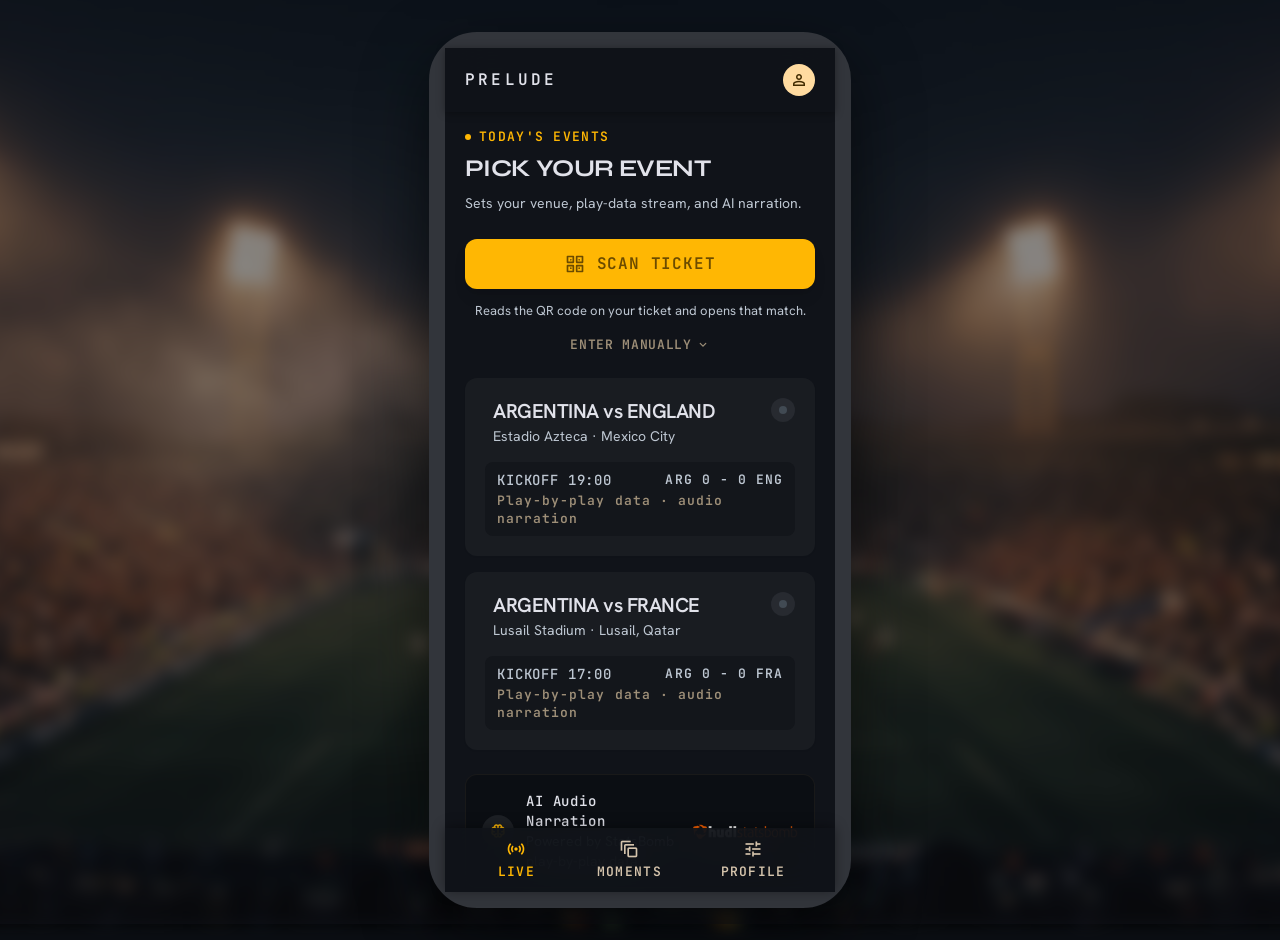
<file: app/web/prelude_06_ticket.html>
<!DOCTYPE html><html class="dark" lang="en" style=""><head><meta charset="utf-8"><meta content="width=device-width, initial-scale=1.0, viewport-fit=cover" name="viewport"><style>html,body{background-color:#101319;}</style><script>/* Painted: one frame has been drawn with the background above and this screen's own stylesheet applied. The shell keeps its iframe invisible until this is set, because a browser paints an empty frame white. */document.addEventListener("DOMContentLoaded",function(){requestAnimationFrame(function(){requestAnimationFrame(function(){document.documentElement.setAttribute("data-painted","1");});});});</script><link href="assets/icon/favicon.svg?v=__V__" rel="icon" type="image/svg+xml"/><link href="assets/icon/favicon-32.png?v=__V__" rel="icon" sizes="32x32" type="image/png"/><link href="assets/icon/apple-touch-icon-180.png?v=__V__" rel="apple-touch-icon" sizes="180x180"/><link href="manifest.webmanifest?v=__V__" rel="manifest"/><meta content="#101319" name="theme-color"/><link href="fonts.css?v=__V__" rel="stylesheet"/><style>@layer base{html,body{width:100vw;margin:0;padding:0;background-color:#101319;}body{overscroll-behavior:none;-webkit-font-smoothing:antialiased;}.pb-safe{padding-bottom:env(safe-area-inset-bottom,0px);}.pt-safe{padding-top:env(safe-area-inset-top,0px);}main>:first-child{margin-top:0!important;}main>:last-child{margin-bottom:0!important;}}::-webkit-scrollbar{display:none;}@keyframes pulse-amber{0%,100%{opacity:1;transform:scale(1);}50%{opacity:0.35;transform:scale(0.85);}}.pulse-live{animation:pulse-amber 2s cubic-bezier(0.4,0,0.6,1) infinite;}</style><link href="tailwind.css?v=__V__" rel="stylesheet"/><script id="tailwind-config" type="text/tailwind-config">tailwind.config = { darkMode: "class", theme: { extend: { colors: { "surface-variant": "#32353b", "surface-container-lowest": "#0b0e13", "surface-container-highest": "#32353b", "primary-fixed": "#ffdea9", "on-primary-fixed": "#271900", "secondary-fixed-dim": "#bec7d2", "inverse-surface": "#e1e2ea", "on-error": "#690005", "primary-fixed-dim": "#ffba27", "secondary-container": "#414a53", "background": "#101319", "tertiary": "#abeaff", "error-container": "#93000a", "surface": "#101319", "surface-container": "#1d2025", "on-tertiary-fixed-variant": "#004e5e", "outline-variant": "#514532", "secondary": "#bec7d2", "surface-bright": "#36393f", "tertiary-fixed-dim": "#2dd8ff", "primary": "#ffdba0", "surface-container-low": "#191c21", "on-tertiary-container": "#00596b", "on-error-container": "#ffdad6", "on-secondary-fixed": "#141c24", "on-surface": "#e1e2ea", "on-secondary-container": "#b0b9c4", "on-primary": "#422c00", "on-surface-variant": "#d5c4ac", "inverse-primary": "#7d5800", "outline": "#9e8f78", "surface-tint": "#ffba27", "on-secondary-fixed-variant": "#3f4850", "error": "#ffb4ab", "surface-dim": "#101319", "on-primary-fixed-variant": "#5e4100", "on-secondary": "#29313a", "on-background": "#e1e2ea", "on-tertiary": "#003642", "on-primary-container": "#6b4b00", "primary-container": "#ffb703", "secondary-fixed": "#dae3ee", "tertiary-container": "#00d6ff", "inverse-on-surface": "#2d3036", "surface-container-high": "#272a30", "tertiary-fixed": "#b2ebff", "on-tertiary-fixed": "#001f27" }, borderRadius: { "DEFAULT": "0.25rem", "lg": "0.5rem", "xl": "0.75rem", "full": "9999px" }, spacing: { "space-xl": "2rem", "card-padding-lg": "1.75rem", "space-sm": "0.75rem", "space-3xl": "4rem", "space-2xs": "0.25rem", "space-2xl": "3rem", "screen-edge-tablet": "2rem", "touch-target-min": "2.75rem", "card-padding-sm": "1rem", "card-padding-md": "1.25rem", "screen-edge-mobile": "1.25rem", "space-xs": "0.5rem", "space-md": "1rem", "space-lg": "1.5rem" }, fontFamily: { "label-sm": ["JetBrains Mono"], "headline-lg-mobile": ["Syne"], "label-lg": ["JetBrains Mono"], "body-lg": ["Hanken Grotesk"], "headline-sm": ["Hanken Grotesk"], "display-sm": ["Syne"], "body-md": ["Hanken Grotesk"], "display-lg": ["Syne"], "label-md": ["JetBrains Mono"], "headline-lg": ["Syne"] }, fontSize: { "label-sm": ["13px", { lineHeight: "18px", letterSpacing: "0.08em", fontWeight: "600" }], "headline-lg-mobile": ["24px", { lineHeight: "30px", letterSpacing: "-0.01em", fontWeight: "600" }], "label-lg": ["16px", { lineHeight: "22px", letterSpacing: "0.04em", fontWeight: "500" }], "body-lg": ["16px", { lineHeight: "24px", letterSpacing: "0", fontWeight: "400" }], "headline-sm": ["20px", { lineHeight: "26px", letterSpacing: "-0.01em", fontWeight: "600" }], "display-sm": ["36px", { lineHeight: "40px", letterSpacing: "-0.02em", fontWeight: "700" }], "body-md": ["14px", { lineHeight: "20px", letterSpacing: "0", fontWeight: "400" }], "display-lg": ["48px", { lineHeight: "52px", letterSpacing: "-0.03em", fontWeight: "700" }], "label-md": ["14px", { lineHeight: "20px", letterSpacing: "0.06em", fontWeight: "500" }], "headline-lg": ["28px", { lineHeight: "34px", letterSpacing: "-0.015em", fontWeight: "600" }] } } } }</script><link href="phone-frame.css?v=__V__" rel="stylesheet"/>
<script src="match-content.js?v=__V__"></script>
</head><body class="bg-surface text-on-surface font-body-md text-body-md flex flex-col min-h-screen"><header class="fixed top-0 w-full z-50 pt-safe bg-surface/85 backdrop-blur-xl shadow-[0_1px_8px_rgba(0,0,0,0.35)]"><div class="h-16 px-screen-edge-mobile flex items-center justify-between"><div class="flex items-center gap-space-xs"><a aria-label="Back to today's events" class="w-touch-target-min h-touch-target-min -ml-2 flex items-center justify-center text-on-surface hover:text-primary-container transition-colors" href="prelude_01_picker.html?v=__V__"><span aria-hidden="true" class="material-symbols-outlined text-[20px]">close</span></a><div class="flex flex-col"><span class="font-label-sm text-label-sm text-on-surface-variant uppercase tracking-widest">PRELUDE</span><h1 class="font-headline-sm text-headline-sm text-on-surface">Ticket details</h1></div></div><a aria-label="Profile" class="w-8 h-8 rounded-full bg-primary flex items-center justify-center" href="prelude_07_profile.html?v=__V__"><span aria-hidden="true" class="material-symbols-outlined text-on-primary text-[18px]">person</span></a></div></header><main class="flex flex-col relative w-full pt-16 pb-safe bg-surface min-h-screen"><div class="flex flex-col w-full px-screen-edge-mobile pb-space-2xl gap-space-lg">
<!-- How this ticket arrived, which is the only thing this pill claims -->
<div class="flex flex-col items-center justify-center pt-space-xs gap-space-xs text-center">
<div class="inline-flex items-center gap-space-2xs px-space-sm py-1 rounded-full bg-surface-container-high">
<span class="w-2 h-2 rounded-full bg-primary-container"></span>
<span class="font-label-sm text-label-sm text-primary-container tracking-widest uppercase" data-field="ticket_source">TICKET SCANNED</span>
</div>
</div>
<!-- The ticket -->
<div class="relative overflow-hidden rounded-xl bg-surface-container-low shadow-xl p-card-padding-md flex flex-col gap-space-md">
<div class="relative z-10 flex flex-col gap-space-2xs">
<div class="flex items-center justify-between">
<span class="font-label-sm text-label-sm text-primary-container uppercase tracking-wider" data-field="ticket_kickoff">KICKOFF 19:00</span>
</div>
<div class="font-headline-lg-mobile text-headline-lg-mobile text-on-surface tracking-tight uppercase mt-1" data-field="ticket_title">ARGENTINA <span class="text-on-surface-variant font-light">vs</span> ENGLAND</div>
<div class="flex items-center gap-space-2xs text-on-surface-variant font-body-md text-body-md">
<span aria-hidden="true" class="material-symbols-outlined text-[16px] text-primary-container">location_on</span>
<span data-field="ticket_venue">Estadio Azteca · Mexico City</span>
</div>
</div>
<!-- Perforation -->
<div class="relative z-10 flex items-center justify-between my-space-2xs">
<div class="w-3 h-6 -ml-card-padding-md bg-surface rounded-r-full"></div>
<div class="flex-1 h-0.5 bg-surface-container-highest mx-2 opacity-50"></div>
<div class="w-3 h-6 -mr-card-padding-md bg-surface rounded-l-full"></div>
</div>
<!-- The seat, which is the whole point of this screen -->
<div class="relative z-10 grid grid-cols-3 gap-space-xs">
<div class="flex flex-col p-space-sm rounded-lg bg-surface-container">
<span class="font-label-sm text-label-sm text-on-surface-variant uppercase">Section</span>
<span class="font-headline-lg-mobile text-headline-lg-mobile text-on-surface tracking-tight mt-0.5" data-field="ticket_section">108</span>
</div>
<div class="flex flex-col p-space-sm rounded-lg bg-surface-container">
<span class="font-label-sm text-label-sm text-on-surface-variant uppercase">Row</span>
<span class="font-headline-lg-mobile text-headline-lg-mobile text-on-surface tracking-tight mt-0.5" data-field="ticket_row">14</span>
</div>
<div class="flex flex-col p-space-sm rounded-lg bg-surface-container">
<span class="font-label-sm text-label-sm text-on-surface-variant uppercase">Seat</span>
<span class="font-headline-lg-mobile text-headline-lg-mobile text-on-surface tracking-tight mt-0.5" data-field="ticket_seat">8</span>
</div>
</div>
</div>
<!-- What is actually ready, and what you do next -->
<div class="flex flex-col gap-space-sm">
<div class="flex items-center justify-between px-space-2xs">
<span class="font-label-sm text-label-sm text-on-surface-variant uppercase tracking-wider">Before kickoff</span>
</div>
<div class="flex flex-col rounded-xl bg-surface-container-low p-card-padding-sm gap-space-sm shadow-md">
<div class="flex items-start gap-space-sm">
<div class="w-7 h-7 rounded-full bg-surface-container-high flex items-center justify-center shrink-0 mt-0.5">
<span aria-hidden="true" class="material-symbols-outlined text-[16px] text-primary-container">stadium</span>
</div>
<div class="flex flex-col min-w-0">
<span class="font-label-md text-label-md text-on-surface uppercase">Venue</span>
<span class="font-body-md text-body-md text-on-surface-variant" data-field="ticket_venue">Estadio Azteca</span>
</div>
</div>
<div class="h-px bg-surface-container-high w-full"></div>
<div class="flex items-start gap-space-sm">
<div class="w-7 h-7 rounded-full bg-surface-container-high flex items-center justify-center shrink-0 mt-0.5">
<span aria-hidden="true" class="material-symbols-outlined text-[16px] text-primary-container">dataset</span>
</div>
<div class="flex flex-col min-w-0">
<span class="font-label-md text-label-md text-on-surface uppercase">Play data</span>
<span class="font-body-md text-body-md text-on-surface-variant" data-field="ticket_status">Play-by-play data · audio narration</span>
</div>
</div>
<div class="h-px bg-surface-container-high w-full"></div>
<div class="flex items-start gap-space-sm">
<div class="w-7 h-7 rounded-full bg-surface-container-high flex items-center justify-center shrink-0 mt-0.5">
<span aria-hidden="true" class="material-symbols-outlined text-[16px] text-primary-container">directions_walk</span>
</div>
<div class="flex flex-col min-w-0">
<span class="font-label-md text-label-md text-on-surface uppercase">Step away</span>
<span class="font-body-md text-body-md text-on-surface-variant">Tap Heading out when you leave your seat.</span>
</div>
</div>
</div>
</div>
<!-- Into the match -->
<div class="flex flex-col items-center gap-space-sm pt-space-xs">
<button class="w-full h-touch-target-min py-space-sm px-space-md rounded-full bg-primary-container text-on-primary-container font-label-lg text-label-lg font-bold uppercase tracking-wider flex items-center justify-center gap-space-xs shadow-lg active:scale-[0.98] transition-transform" id="enterMatchBtn" type="button">
<span>Enter match</span>
<span aria-hidden="true" class="material-symbols-outlined text-[18px]">arrow_forward</span>
</button>
<a class="font-label-md text-label-md text-on-surface-variant hover:text-on-surface uppercase tracking-wider py-space-xs flex items-center gap-1 transition-colors" href="prelude_05_scan.html?v=__V__" id="rescanLink">
<span aria-hidden="true" class="material-symbols-outlined text-[16px]">qr_code_scanner</span>
<span>Scan different ticket</span>
</a>
<a class="hidden font-label-md text-label-md text-on-surface-variant hover:text-on-surface uppercase tracking-wider py-space-xs items-center gap-1 transition-colors" href="prelude_01_picker.html?v=__V__" id="editDetailsLink">
<span aria-hidden="true" class="material-symbols-outlined text-[16px]">edit</span>
<span>Edit details</span>
</a>
<div class="flex items-center gap-space-2xs text-on-surface-variant/70 font-label-sm text-label-sm mt-space-xs">
<span class="w-1.5 h-1.5 rounded-full bg-on-surface-variant/40"></span>
<span>Powered by StatsBomb play-by-play data</span>
</div>
</div>
</div>
<script>
  /* The ticket, as this session knows it.
   *
   * The match comes from matches.json. The seat comes from whatever put it in
   * sessionStorage: the scanner reading a code, or manual entry on the list.
   * Arriving here with no stored seat (a bookmark, a reload after the session
   * ended) falls back to the seat matches.json carries for that match, which is
   * the inline copy already in the markup.
   */
  (function () {
    "use strict";

    var matchId = Prelude.matchId;

    function field(name) {
      return document.querySelector('[data-field="' + name + '"]');
    }

    function setText(name, value) {
      var el = field(name);
      if (el && value) el.textContent = value;
    }

    document.getElementById("enterMatchBtn").addEventListener("click", function () {
      // Entering the match starts it at its pre-moment state, so Heading out is
      // there to press whether or not this session has been through it before.
      Prelude.resetMoment(matchId);
      window.location.href = Prelude.url("prelude_02_live_seated.html", matchId);
    });

    Prelude.whenMatches(function (doc) {
      var match = null;
      if (doc) {
        for (var i = 0; i < doc.matches.length; i++) {
          if (doc.matches[i].match_id === matchId) match = doc.matches[i];
        }
      }
      // Without the file the inline 1986 copy stands, which is a correct screen
      // for the default match rather than a broken one.
      if (!match) {
        document.documentElement.setAttribute("data-ticket-rendered", "fallback");
        return;
      }

      setText("ticket_kickoff", "KICKOFF " + match.picker.kickoff);
      var title = field("ticket_title");
      if (title) {
        title.innerHTML = match.home_team.toUpperCase() +
          ' <span class="text-on-surface-variant font-light">vs</span> ' +
          match.away_team.toUpperCase();
      }
      setText("ticket_venue", match.picker.venue);
      setText("ticket_venue", match.live_seated.venue);
      setText("ticket_status", match.picker.status);

      // A ticket code is a link, so the seat can arrive in the query string
      // rather than in sessionStorage. It still has to be a ticket we hold:
      // the same rule the scanner applies to a code it reads.
      var linked = /[?&]ticket=([^&#]+)/.exec(window.location.search);
      if (linked) {
        var bits = decodeURIComponent(linked[1]).split(":");
        var known = match.live_seated;
        if (bits.length === 3 && bits[0] === known.section &&
            bits[1] === known.row && bits[2] === known.seat) {
          Prelude.setTicket(matchId, {
            section: bits[0], row: bits[1], seat: bits[2], source: "scan"
          });
          document.documentElement.setAttribute("data-ticket-link", "accepted");
        } else {
          // Not a ticket this app holds, so it is ignored rather than shown.
          document.documentElement.setAttribute("data-ticket-link", "rejected");
        }
      }

      // The seat this session is carrying, or the one on file for the match.
      var seat = Prelude.ticketFor(matchId) || match.live_seated;
      setText("ticket_section", seat.section);
      setText("ticket_row", seat.row);
      setText("ticket_seat", seat.seat);

      var entered = seat.source === "manual";
      setText("ticket_source", entered ? "Entered by hand" : "Ticket scanned");
      if (entered) {
        var edit = document.getElementById("editDetailsLink");
        edit.classList.remove("hidden");
        edit.classList.add("flex");
        edit.setAttribute("href", Prelude.url("prelude_01_picker.html", matchId) + "&manual=1");
      }

      document.documentElement.setAttribute("data-ticket-rendered", String(matchId));
    });
  })();
</script></main></body></html>
</file>
<file: app/web/fonts.css>
/* The screens' fonts, served from this repo rather than from Google.
 *
 * Written by scripts/fetch_fonts.py, which is the only thing that reaches
 * fonts.googleapis.com. Do not edit by hand: every line but the src URLs is
 * Google's own answer to the two requests the screens used to make, and the
 * point of the file is that a browser applies exactly what it applied before.
 *
 * Run it again with --confirm to refresh; the font files are in
 * app/web/assets/fonts/.
 */

/* the three text families: https://fonts.googleapis.com/css2?family=Hanken+Grotesk:wght@400;500;600;700&family=JetBrains+Mono:wght@400;500;600&family=Syne:wght@600;700&display=swap */
/* cyrillic-ext */
@font-face {
  font-family: 'Hanken Grotesk';
  font-style: normal;
  font-weight: 400;
  font-display: swap;
  src: url("assets/fonts/hanken-grotesk-cyrillic-ext-1ac82a4c.woff2") format('woff2');
  unicode-range: U+0460-052F, U+1C80-1C8A, U+20B4, U+2DE0-2DFF, U+A640-A69F, U+FE2E-FE2F;
}
/* vietnamese */
@font-face {
  font-family: 'Hanken Grotesk';
  font-style: normal;
  font-weight: 400;
  font-display: swap;
  src: url("assets/fonts/hanken-grotesk-vietnamese-e645de2c.woff2") format('woff2');
  unicode-range: U+0102-0103, U+0110-0111, U+0128-0129, U+0168-0169, U+01A0-01A1, U+01AF-01B0, U+0300-0301, U+0303-0304, U+0308-0309, U+0323, U+0329, U+1EA0-1EF9, U+20AB;
}
/* latin-ext */
@font-face {
  font-family: 'Hanken Grotesk';
  font-style: normal;
  font-weight: 400;
  font-display: swap;
  src: url("assets/fonts/hanken-grotesk-latin-ext-24c2e4dd.woff2") format('woff2');
  unicode-range: U+0100-02BA, U+02BD-02C5, U+02C7-02CC, U+02CE-02D7, U+02DD-02FF, U+0304, U+0308, U+0329, U+1D00-1DBF, U+1E00-1E9F, U+1EF2-1EFF, U+2020, U+20A0-20AB, U+20AD-20C4, U+2113, U+2C60-2C7F, U+A720-A7FF;
}
/* latin */
@font-face {
  font-family: 'Hanken Grotesk';
  font-style: normal;
  font-weight: 400;
  font-display: swap;
  src: url("assets/fonts/hanken-grotesk-latin-cfc8a4ef.woff2") format('woff2');
  unicode-range: U+0000-00FF, U+0131, U+0152-0153, U+02BB-02BC, U+02C6, U+02DA, U+02DC, U+0304, U+0308, U+0329, U+2000-206F, U+20AC, U+2122, U+2191, U+2193, U+2212, U+2215, U+FEFF, U+FFFD;
}
/* cyrillic-ext */
@font-face {
  font-family: 'Hanken Grotesk';
  font-style: normal;
  font-weight: 500;
  font-display: swap;
  src: url("assets/fonts/hanken-grotesk-cyrillic-ext-1ac82a4c.woff2") format('woff2');
  unicode-range: U+0460-052F, U+1C80-1C8A, U+20B4, U+2DE0-2DFF, U+A640-A69F, U+FE2E-FE2F;
}
/* vietnamese */
@font-face {
  font-family: 'Hanken Grotesk';
  font-style: normal;
  font-weight: 500;
  font-display: swap;
  src: url("assets/fonts/hanken-grotesk-vietnamese-e645de2c.woff2") format('woff2');
  unicode-range: U+0102-0103, U+0110-0111, U+0128-0129, U+0168-0169, U+01A0-01A1, U+01AF-01B0, U+0300-0301, U+0303-0304, U+0308-0309, U+0323, U+0329, U+1EA0-1EF9, U+20AB;
}
/* latin-ext */
@font-face {
  font-family: 'Hanken Grotesk';
  font-style: normal;
  font-weight: 500;
  font-display: swap;
  src: url("assets/fonts/hanken-grotesk-latin-ext-24c2e4dd.woff2") format('woff2');
  unicode-range: U+0100-02BA, U+02BD-02C5, U+02C7-02CC, U+02CE-02D7, U+02DD-02FF, U+0304, U+0308, U+0329, U+1D00-1DBF, U+1E00-1E9F, U+1EF2-1EFF, U+2020, U+20A0-20AB, U+20AD-20C4, U+2113, U+2C60-2C7F, U+A720-A7FF;
}
/* latin */
@font-face {
  font-family: 'Hanken Grotesk';
  font-style: normal;
  font-weight: 500;
  font-display: swap;
  src: url("assets/fonts/hanken-grotesk-latin-cfc8a4ef.woff2") format('woff2');
  unicode-range: U+0000-00FF, U+0131, U+0152-0153, U+02BB-02BC, U+02C6, U+02DA, U+02DC, U+0304, U+0308, U+0329, U+2000-206F, U+20AC, U+2122, U+2191, U+2193, U+2212, U+2215, U+FEFF, U+FFFD;
}
/* cyrillic-ext */
@font-face {
  font-family: 'Hanken Grotesk';
  font-style: normal;
  font-weight: 600;
  font-display: swap;
  src: url("assets/fonts/hanken-grotesk-cyrillic-ext-1ac82a4c.woff2") format('woff2');
  unicode-range: U+0460-052F, U+1C80-1C8A, U+20B4, U+2DE0-2DFF, U+A640-A69F, U+FE2E-FE2F;
}
/* vietnamese */
@font-face {
  font-family: 'Hanken Grotesk';
  font-style: normal;
  font-weight: 600;
  font-display: swap;
  src: url("assets/fonts/hanken-grotesk-vietnamese-e645de2c.woff2") format('woff2');
  unicode-range: U+0102-0103, U+0110-0111, U+0128-0129, U+0168-0169, U+01A0-01A1, U+01AF-01B0, U+0300-0301, U+0303-0304, U+0308-0309, U+0323, U+0329, U+1EA0-1EF9, U+20AB;
}
/* latin-ext */
@font-face {
  font-family: 'Hanken Grotesk';
  font-style: normal;
  font-weight: 600;
  font-display: swap;
  src: url("assets/fonts/hanken-grotesk-latin-ext-24c2e4dd.woff2") format('woff2');
  unicode-range: U+0100-02BA, U+02BD-02C5, U+02C7-02CC, U+02CE-02D7, U+02DD-02FF, U+0304, U+0308, U+0329, U+1D00-1DBF, U+1E00-1E9F, U+1EF2-1EFF, U+2020, U+20A0-20AB, U+20AD-20C4, U+2113, U+2C60-2C7F, U+A720-A7FF;
}
/* latin */
@font-face {
  font-family: 'Hanken Grotesk';
  font-style: normal;
  font-weight: 600;
  font-display: swap;
  src: url("assets/fonts/hanken-grotesk-latin-cfc8a4ef.woff2") format('woff2');
  unicode-range: U+0000-00FF, U+0131, U+0152-0153, U+02BB-02BC, U+02C6, U+02DA, U+02DC, U+0304, U+0308, U+0329, U+2000-206F, U+20AC, U+2122, U+2191, U+2193, U+2212, U+2215, U+FEFF, U+FFFD;
}
/* cyrillic-ext */
@font-face {
  font-family: 'Hanken Grotesk';
  font-style: normal;
  font-weight: 700;
  font-display: swap;
  src: url("assets/fonts/hanken-grotesk-cyrillic-ext-1ac82a4c.woff2") format('woff2');
  unicode-range: U+0460-052F, U+1C80-1C8A, U+20B4, U+2DE0-2DFF, U+A640-A69F, U+FE2E-FE2F;
}
/* vietnamese */
@font-face {
  font-family: 'Hanken Grotesk';
  font-style: normal;
  font-weight: 700;
  font-display: swap;
  src: url("assets/fonts/hanken-grotesk-vietnamese-e645de2c.woff2") format('woff2');
  unicode-range: U+0102-0103, U+0110-0111, U+0128-0129, U+0168-0169, U+01A0-01A1, U+01AF-01B0, U+0300-0301, U+0303-0304, U+0308-0309, U+0323, U+0329, U+1EA0-1EF9, U+20AB;
}
/* latin-ext */
@font-face {
  font-family: 'Hanken Grotesk';
  font-style: normal;
  font-weight: 700;
  font-display: swap;
  src: url("assets/fonts/hanken-grotesk-latin-ext-24c2e4dd.woff2") format('woff2');
  unicode-range: U+0100-02BA, U+02BD-02C5, U+02C7-02CC, U+02CE-02D7, U+02DD-02FF, U+0304, U+0308, U+0329, U+1D00-1DBF, U+1E00-1E9F, U+1EF2-1EFF, U+2020, U+20A0-20AB, U+20AD-20C4, U+2113, U+2C60-2C7F, U+A720-A7FF;
}
/* latin */
@font-face {
  font-family: 'Hanken Grotesk';
  font-style: normal;
  font-weight: 700;
  font-display: swap;
  src: url("assets/fonts/hanken-grotesk-latin-cfc8a4ef.woff2") format('woff2');
  unicode-range: U+0000-00FF, U+0131, U+0152-0153, U+02BB-02BC, U+02C6, U+02DA, U+02DC, U+0304, U+0308, U+0329, U+2000-206F, U+20AC, U+2122, U+2191, U+2193, U+2212, U+2215, U+FEFF, U+FFFD;
}
/* cyrillic-ext */
@font-face {
  font-family: 'JetBrains Mono';
  font-style: normal;
  font-weight: 400;
  font-display: swap;
  src: url("assets/fonts/jetbrains-mono-cyrillic-ext-6b5e37b5.woff2") format('woff2');
  unicode-range: U+0460-052F, U+1C80-1C8A, U+20B4, U+2DE0-2DFF, U+A640-A69F, U+FE2E-FE2F;
}
/* cyrillic */
@font-face {
  font-family: 'JetBrains Mono';
  font-style: normal;
  font-weight: 400;
  font-display: swap;
  src: url("assets/fonts/jetbrains-mono-cyrillic-eb83d8d4.woff2") format('woff2');
  unicode-range: U+0301, U+0400-045F, U+0490-0491, U+04B0-04B1, U+2116;
}
/* greek */
@font-face {
  font-family: 'JetBrains Mono';
  font-style: normal;
  font-weight: 400;
  font-display: swap;
  src: url("assets/fonts/jetbrains-mono-greek-99e40033.woff2") format('woff2');
  unicode-range: U+0370-0377, U+037A-037F, U+0384-038A, U+038C, U+038E-03A1, U+03A3-03FF;
}
/* vietnamese */
@font-face {
  font-family: 'JetBrains Mono';
  font-style: normal;
  font-weight: 400;
  font-display: swap;
  src: url("assets/fonts/jetbrains-mono-vietnamese-c4064400.woff2") format('woff2');
  unicode-range: U+0102-0103, U+0110-0111, U+0128-0129, U+0168-0169, U+01A0-01A1, U+01AF-01B0, U+0300-0301, U+0303-0304, U+0308-0309, U+0323, U+0329, U+1EA0-1EF9, U+20AB;
}
/* latin-ext */
@font-face {
  font-family: 'JetBrains Mono';
  font-style: normal;
  font-weight: 400;
  font-display: swap;
  src: url("assets/fonts/jetbrains-mono-latin-ext-b19c2080.woff2") format('woff2');
  unicode-range: U+0100-02BA, U+02BD-02C5, U+02C7-02CC, U+02CE-02D7, U+02DD-02FF, U+0304, U+0308, U+0329, U+1D00-1DBF, U+1E00-1E9F, U+1EF2-1EFF, U+2020, U+20A0-20AB, U+20AD-20C4, U+2113, U+2C60-2C7F, U+A720-A7FF;
}
/* latin */
@font-face {
  font-family: 'JetBrains Mono';
  font-style: normal;
  font-weight: 400;
  font-display: swap;
  src: url("assets/fonts/jetbrains-mono-latin-cc27b304.woff2") format('woff2');
  unicode-range: U+0000-00FF, U+0131, U+0152-0153, U+02BB-02BC, U+02C6, U+02DA, U+02DC, U+0304, U+0308, U+0329, U+2000-206F, U+20AC, U+2122, U+2191, U+2193, U+2212, U+2215, U+FEFF, U+FFFD;
}
/* cyrillic-ext */
@font-face {
  font-family: 'JetBrains Mono';
  font-style: normal;
  font-weight: 500;
  font-display: swap;
  src: url("assets/fonts/jetbrains-mono-cyrillic-ext-6b5e37b5.woff2") format('woff2');
  unicode-range: U+0460-052F, U+1C80-1C8A, U+20B4, U+2DE0-2DFF, U+A640-A69F, U+FE2E-FE2F;
}
/* cyrillic */
@font-face {
  font-family: 'JetBrains Mono';
  font-style: normal;
  font-weight: 500;
  font-display: swap;
  src: url("assets/fonts/jetbrains-mono-cyrillic-eb83d8d4.woff2") format('woff2');
  unicode-range: U+0301, U+0400-045F, U+0490-0491, U+04B0-04B1, U+2116;
}
/* greek */
@font-face {
  font-family: 'JetBrains Mono';
  font-style: normal;
  font-weight: 500;
  font-display: swap;
  src: url("assets/fonts/jetbrains-mono-greek-99e40033.woff2") format('woff2');
  unicode-range: U+0370-0377, U+037A-037F, U+0384-038A, U+038C, U+038E-03A1, U+03A3-03FF;
}
/* vietnamese */
@font-face {
  font-family: 'JetBrains Mono';
  font-style: normal;
  font-weight: 500;
  font-display: swap;
  src: url("assets/fonts/jetbrains-mono-vietnamese-c4064400.woff2") format('woff2');
  unicode-range: U+0102-0103, U+0110-0111, U+0128-0129, U+0168-0169, U+01A0-01A1, U+01AF-01B0, U+0300-0301, U+0303-0304, U+0308-0309, U+0323, U+0329, U+1EA0-1EF9, U+20AB;
}
/* latin-ext */
@font-face {
  font-family: 'JetBrains Mono';
  font-style: normal;
  font-weight: 500;
  font-display: swap;
  src: url("assets/fonts/jetbrains-mono-latin-ext-b19c2080.woff2") format('woff2');
  unicode-range: U+0100-02BA, U+02BD-02C5, U+02C7-02CC, U+02CE-02D7, U+02DD-02FF, U+0304, U+0308, U+0329, U+1D00-1DBF, U+1E00-1E9F, U+1EF2-1EFF, U+2020, U+20A0-20AB, U+20AD-20C4, U+2113, U+2C60-2C7F, U+A720-A7FF;
}
/* latin */
@font-face {
  font-family: 'JetBrains Mono';
  font-style: normal;
  font-weight: 500;
  font-display: swap;
  src: url("assets/fonts/jetbrains-mono-latin-cc27b304.woff2") format('woff2');
  unicode-range: U+0000-00FF, U+0131, U+0152-0153, U+02BB-02BC, U+02C6, U+02DA, U+02DC, U+0304, U+0308, U+0329, U+2000-206F, U+20AC, U+2122, U+2191, U+2193, U+2212, U+2215, U+FEFF, U+FFFD;
}
/* cyrillic-ext */
@font-face {
  font-family: 'JetBrains Mono';
  font-style: normal;
  font-weight: 600;
  font-display: swap;
  src: url("assets/fonts/jetbrains-mono-cyrillic-ext-6b5e37b5.woff2") format('woff2');
  unicode-range: U+0460-052F, U+1C80-1C8A, U+20B4, U+2DE0-2DFF, U+A640-A69F, U+FE2E-FE2F;
}
/* cyrillic */
@font-face {
  font-family: 'JetBrains Mono';
  font-style: normal;
  font-weight: 600;
  font-display: swap;
  src: url("assets/fonts/jetbrains-mono-cyrillic-eb83d8d4.woff2") format('woff2');
  unicode-range: U+0301, U+0400-045F, U+0490-0491, U+04B0-04B1, U+2116;
}
/* greek */
@font-face {
  font-family: 'JetBrains Mono';
  font-style: normal;
  font-weight: 600;
  font-display: swap;
  src: url("assets/fonts/jetbrains-mono-greek-99e40033.woff2") format('woff2');
  unicode-range: U+0370-0377, U+037A-037F, U+0384-038A, U+038C, U+038E-03A1, U+03A3-03FF;
}
/* vietnamese */
@font-face {
  font-family: 'JetBrains Mono';
  font-style: normal;
  font-weight: 600;
  font-display: swap;
  src: url("assets/fonts/jetbrains-mono-vietnamese-c4064400.woff2") format('woff2');
  unicode-range: U+0102-0103, U+0110-0111, U+0128-0129, U+0168-0169, U+01A0-01A1, U+01AF-01B0, U+0300-0301, U+0303-0304, U+0308-0309, U+0323, U+0329, U+1EA0-1EF9, U+20AB;
}
/* latin-ext */
@font-face {
  font-family: 'JetBrains Mono';
  font-style: normal;
  font-weight: 600;
  font-display: swap;
  src: url("assets/fonts/jetbrains-mono-latin-ext-b19c2080.woff2") format('woff2');
  unicode-range: U+0100-02BA, U+02BD-02C5, U+02C7-02CC, U+02CE-02D7, U+02DD-02FF, U+0304, U+0308, U+0329, U+1D00-1DBF, U+1E00-1E9F, U+1EF2-1EFF, U+2020, U+20A0-20AB, U+20AD-20C4, U+2113, U+2C60-2C7F, U+A720-A7FF;
}
/* latin */
@font-face {
  font-family: 'JetBrains Mono';
  font-style: normal;
  font-weight: 600;
  font-display: swap;
  src: url("assets/fonts/jetbrains-mono-latin-cc27b304.woff2") format('woff2');
  unicode-range: U+0000-00FF, U+0131, U+0152-0153, U+02BB-02BC, U+02C6, U+02DA, U+02DC, U+0304, U+0308, U+0329, U+2000-206F, U+20AC, U+2122, U+2191, U+2193, U+2212, U+2215, U+FEFF, U+FFFD;
}
/* greek */
@font-face {
  font-family: 'Syne';
  font-style: normal;
  font-weight: 600;
  font-display: swap;
  src: url("assets/fonts/syne-greek-420d2e34.woff2") format('woff2');
  unicode-range: U+0370-0377, U+037A-037F, U+0384-038A, U+038C, U+038E-03A1, U+03A3-03FF;
}
/* latin-ext */
@font-face {
  font-family: 'Syne';
  font-style: normal;
  font-weight: 600;
  font-display: swap;
  src: url("assets/fonts/syne-latin-ext-6de212dd.woff2") format('woff2');
  unicode-range: U+0100-02BA, U+02BD-02C5, U+02C7-02CC, U+02CE-02D7, U+02DD-02FF, U+0304, U+0308, U+0329, U+1D00-1DBF, U+1E00-1E9F, U+1EF2-1EFF, U+2020, U+20A0-20AB, U+20AD-20C4, U+2113, U+2C60-2C7F, U+A720-A7FF;
}
/* latin */
@font-face {
  font-family: 'Syne';
  font-style: normal;
  font-weight: 600;
  font-display: swap;
  src: url("assets/fonts/syne-latin-0b86590d.woff2") format('woff2');
  unicode-range: U+0000-00FF, U+0131, U+0152-0153, U+02BB-02BC, U+02C6, U+02DA, U+02DC, U+0304, U+0308, U+0329, U+2000-206F, U+20AC, U+2122, U+2191, U+2193, U+2212, U+2215, U+FEFF, U+FFFD;
}
/* greek */
@font-face {
  font-family: 'Syne';
  font-style: normal;
  font-weight: 700;
  font-display: swap;
  src: url("assets/fonts/syne-greek-420d2e34.woff2") format('woff2');
  unicode-range: U+0370-0377, U+037A-037F, U+0384-038A, U+038C, U+038E-03A1, U+03A3-03FF;
}
/* latin-ext */
@font-face {
  font-family: 'Syne';
  font-style: normal;
  font-weight: 700;
  font-display: swap;
  src: url("assets/fonts/syne-latin-ext-6de212dd.woff2") format('woff2');
  unicode-range: U+0100-02BA, U+02BD-02C5, U+02C7-02CC, U+02CE-02D7, U+02DD-02FF, U+0304, U+0308, U+0329, U+1D00-1DBF, U+1E00-1E9F, U+1EF2-1EFF, U+2020, U+20A0-20AB, U+20AD-20C4, U+2113, U+2C60-2C7F, U+A720-A7FF;
}
/* latin */
@font-face {
  font-family: 'Syne';
  font-style: normal;
  font-weight: 700;
  font-display: swap;
  src: url("assets/fonts/syne-latin-0b86590d.woff2") format('woff2');
  unicode-range: U+0000-00FF, U+0131, U+0152-0153, U+02BB-02BC, U+02C6, U+02DA, U+02DC, U+0304, U+0308, U+0329, U+2000-206F, U+20AC, U+2122, U+2191, U+2193, U+2212, U+2215, U+FEFF, U+FFFD;
}

/* the icon font: https://fonts.googleapis.com/css2?family=Material+Symbols+Outlined:wght,FILL@100..700,0..1&display=swap */
/* fallback */
@font-face {
  font-family: 'Material Symbols Outlined';
  font-style: normal;
  font-weight: 100 700;
  font-display: swap;
  src: url("assets/fonts/material-symbols-outlined-fallback-226767f6.woff2") format('woff2');
}

.material-symbols-outlined {
  font-family: 'Material Symbols Outlined';
  font-weight: normal;
  font-style: normal;
  font-size: 24px;
  line-height: 1;
  letter-spacing: normal;
  text-transform: none;
  display: inline-block;
  white-space: nowrap;
  word-wrap: normal;
  direction: ltr;
  -webkit-font-feature-settings: 'liga';
  -webkit-font-smoothing: antialiased;
}
</file>
<file: app/web/phone-frame.css>
/* Phone frame for wide viewports.
 *
 * The screens are built for a 390 x 844 phone. Opened on a desktop they stretch
 * to the window, which misreads the design. Above the breakpoint this puts each
 * screen inside a generic bezel at its real size; at or below it, nothing here
 * applies and the app fills the window exactly as before.
 *
 * It is presentation only. No app layout, copy or component is touched: the
 * frame is built entirely from `body` and `body > main`, which the screens
 * already have.
 *
 * The one piece of real machinery is `transform` on `body`. The header and the
 * bottom nav are `position: fixed`, so they would otherwise pin to the window
 * and sit outside the frame. A transformed ancestor becomes the containing
 * block for fixed descendants, which lands both bars inside the bezel. `body`
 * then has to stop scrolling (`overflow: hidden`) and `main` has to start
 * (`overflow-y: auto`), or the bars would scroll away with the content.
 *
 * Colours are existing tokens. The bezel thickness and radius are not in the
 * token scale, whose largest non-pill radius is 0.75rem; see docs/DESIGN.md.
 *
 * Above the breakpoint the page also carries a stadium photograph, blurred and
 * dimmed. index.html repeats this rule, because it draws its own frame and does
 * not link this file; the two have to be changed together.
 */

@media (min-width: 501px) {
  html {
    /* surface-container-lowest, one step below the app's own surface so the
       frame reads as sitting on top of the page */
    background-color: #0b0e13;
    width: auto;
    min-height: 100vh;
    padding: 32px 0;
    box-sizing: border-box;
  }

  /* The stadium behind the phone. The blur sits on a pseudo-element so the
     phone itself stays sharp, and the dim keeps it the brightest thing here. */
  html::before,
  html::after {
    content: "";
    position: fixed;
    inset: -24px;
    z-index: -1;
    pointer-events: none;
  }

  html::before {
    background-image: url("assets/stadium-bg.jpg?v=__V__");
    background-size: cover;
    background-position: center;
    filter: blur(8px);
  }

  html::after {
    background-color: rgba(16, 19, 25, 0.5);   /* #101319 at 50% */
  }

  body {
    /* content-box so width/height describe the screen area, not the bezel */
    box-sizing: content-box;
    width: 390px !important;
    height: 844px !important;
    min-height: 844px !important;
    max-height: 844px;
    margin: 0 auto !important;

    /* the bezel: surface-container-highest */
    border: 16px solid #32353b;
    border-radius: 48px;
    box-shadow: 0 24px 64px rgba(0, 0, 0, 0.55);

    /* containing block for the fixed header and nav */
    transform: translateZ(0);

    /* the frame never scrolls; main does */
    overflow: hidden;
  }

  body > main {
    height: 844px !important;
    min-height: 0 !important;
    max-height: 844px;
    overflow-y: auto;
    overflow-x: hidden;
  }
}
</file>
